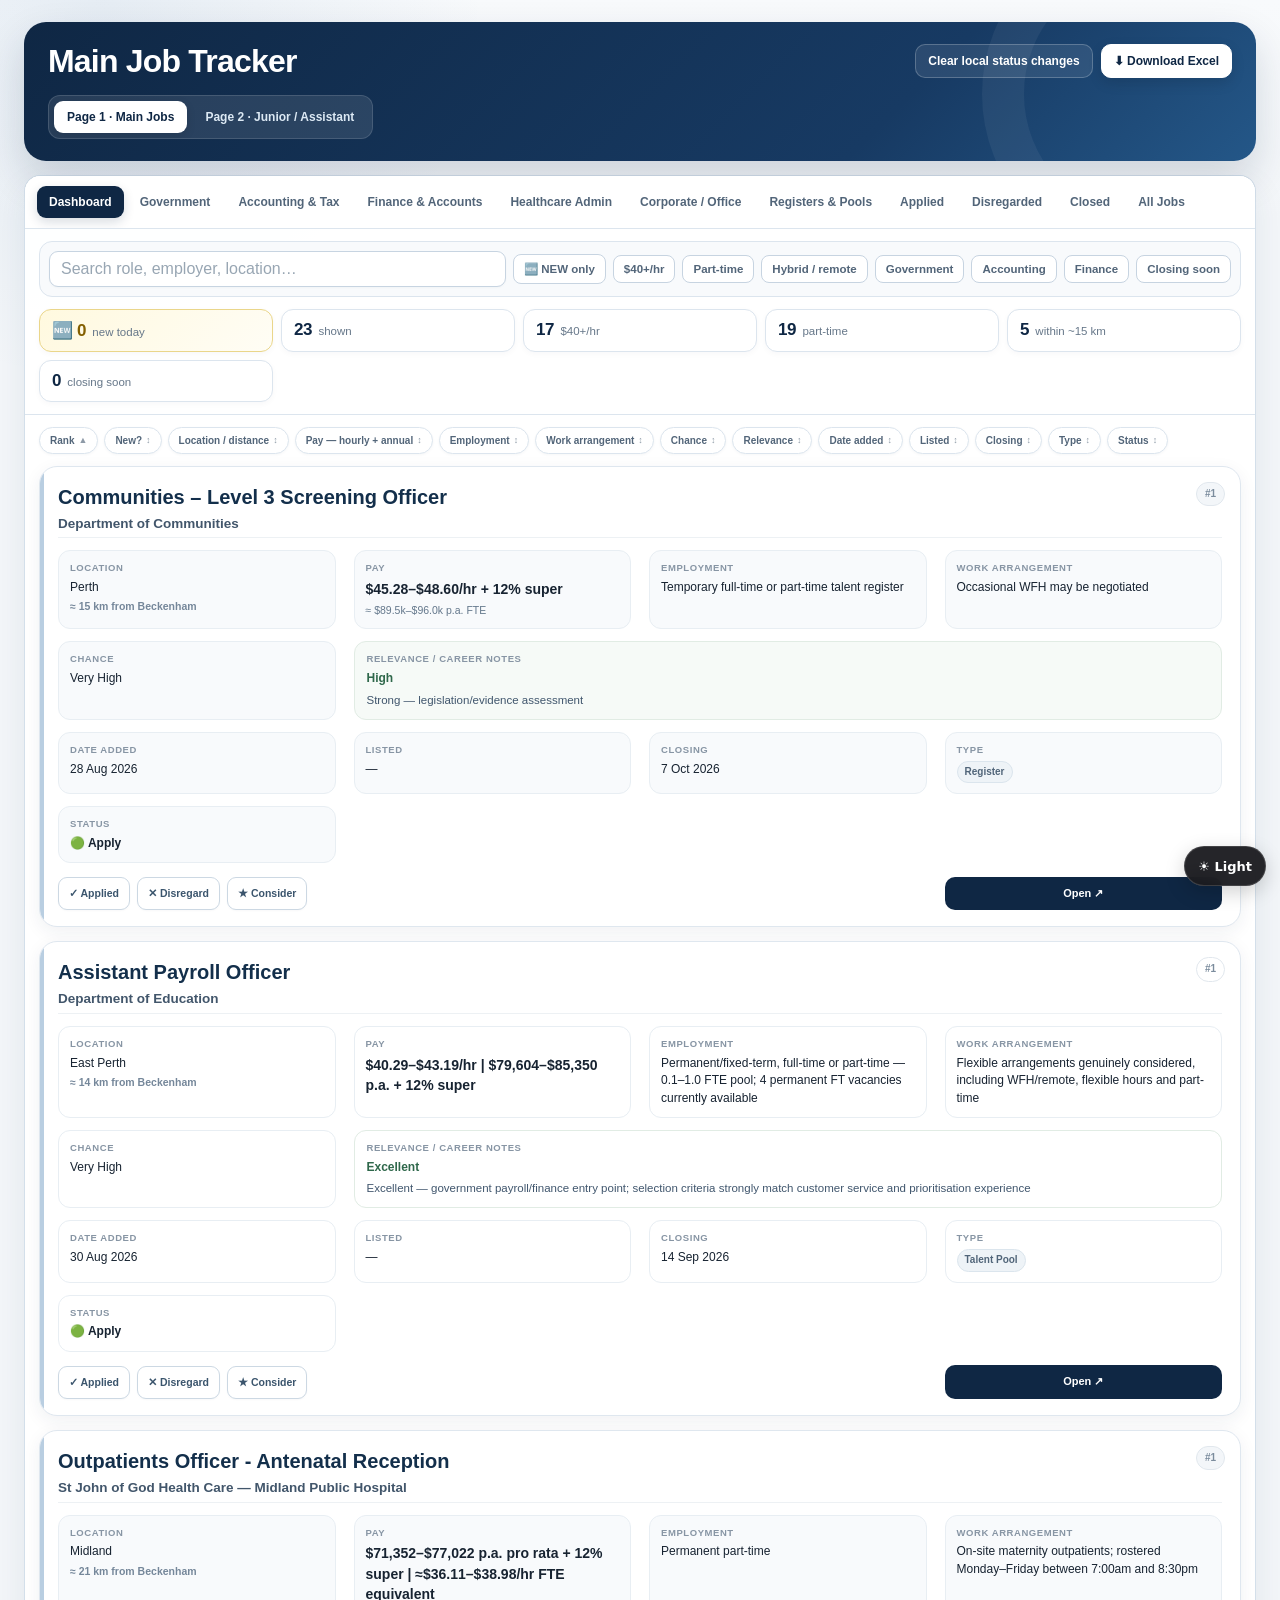
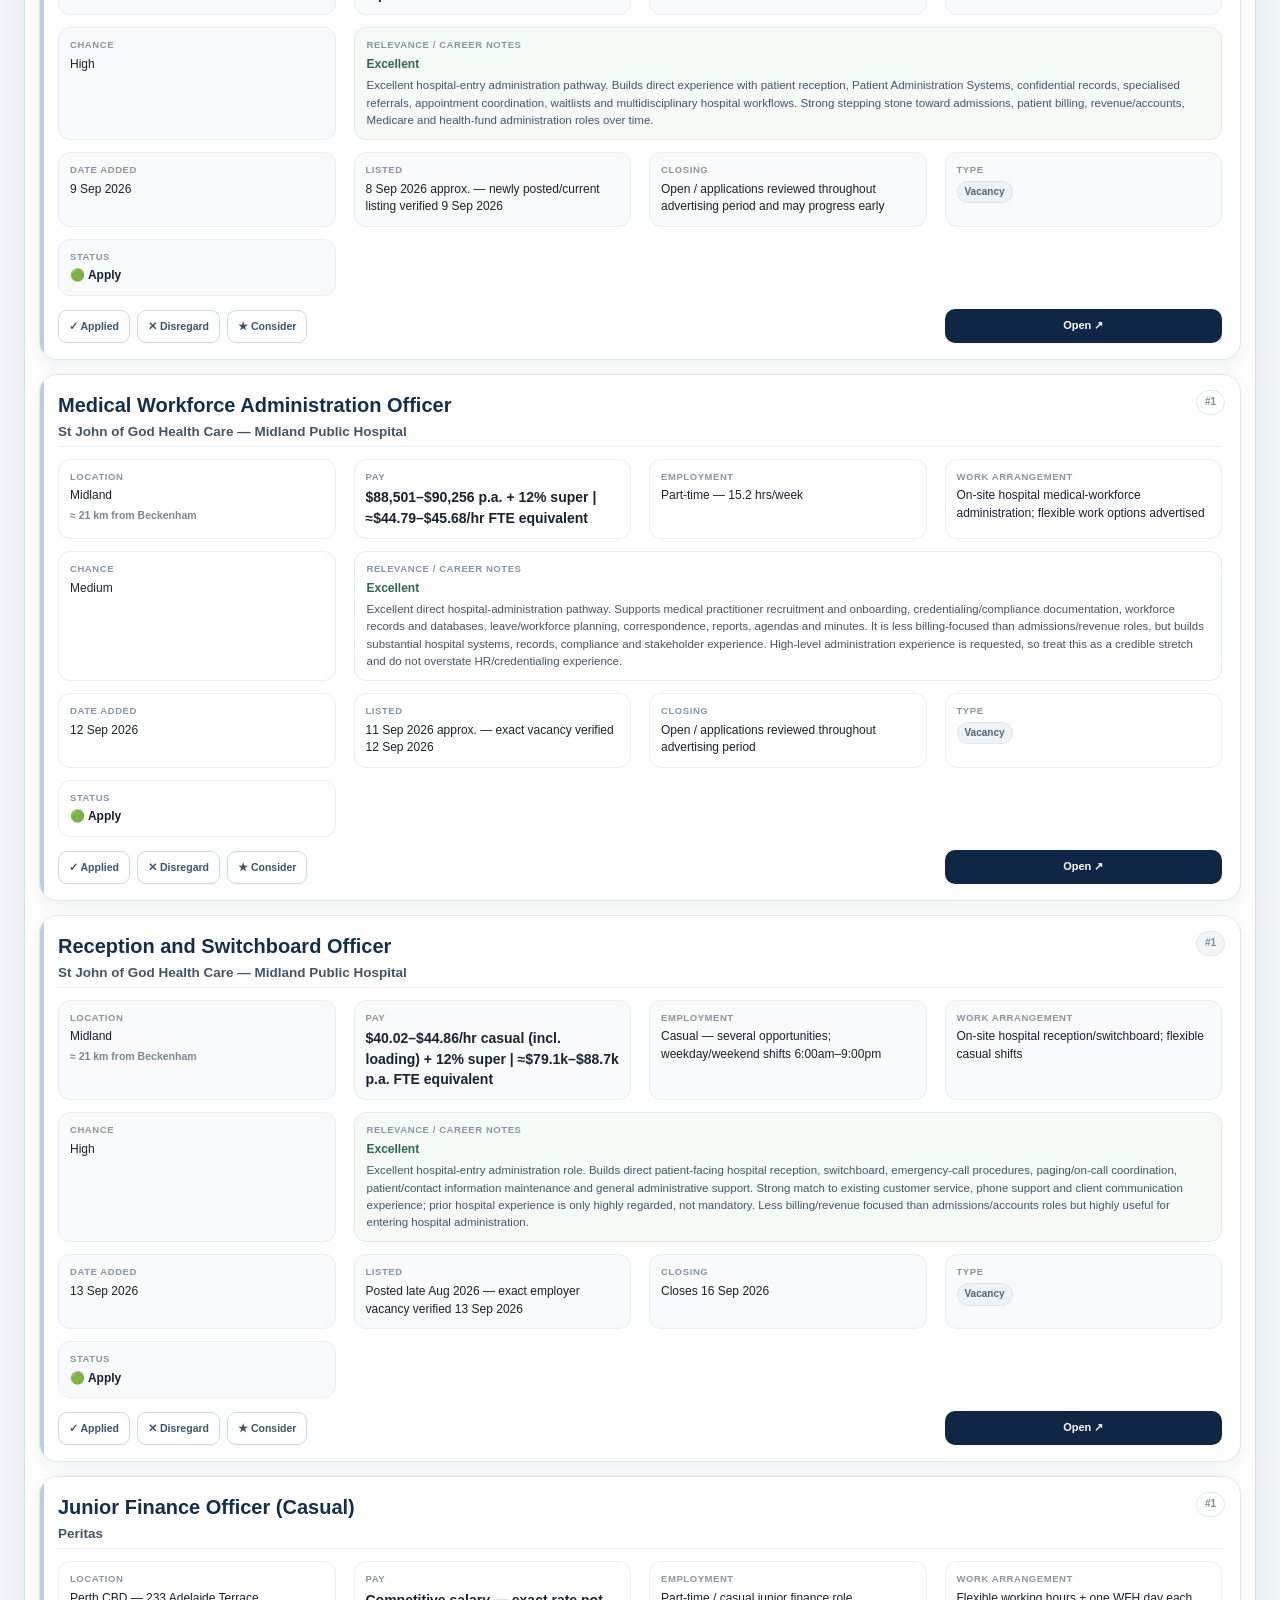
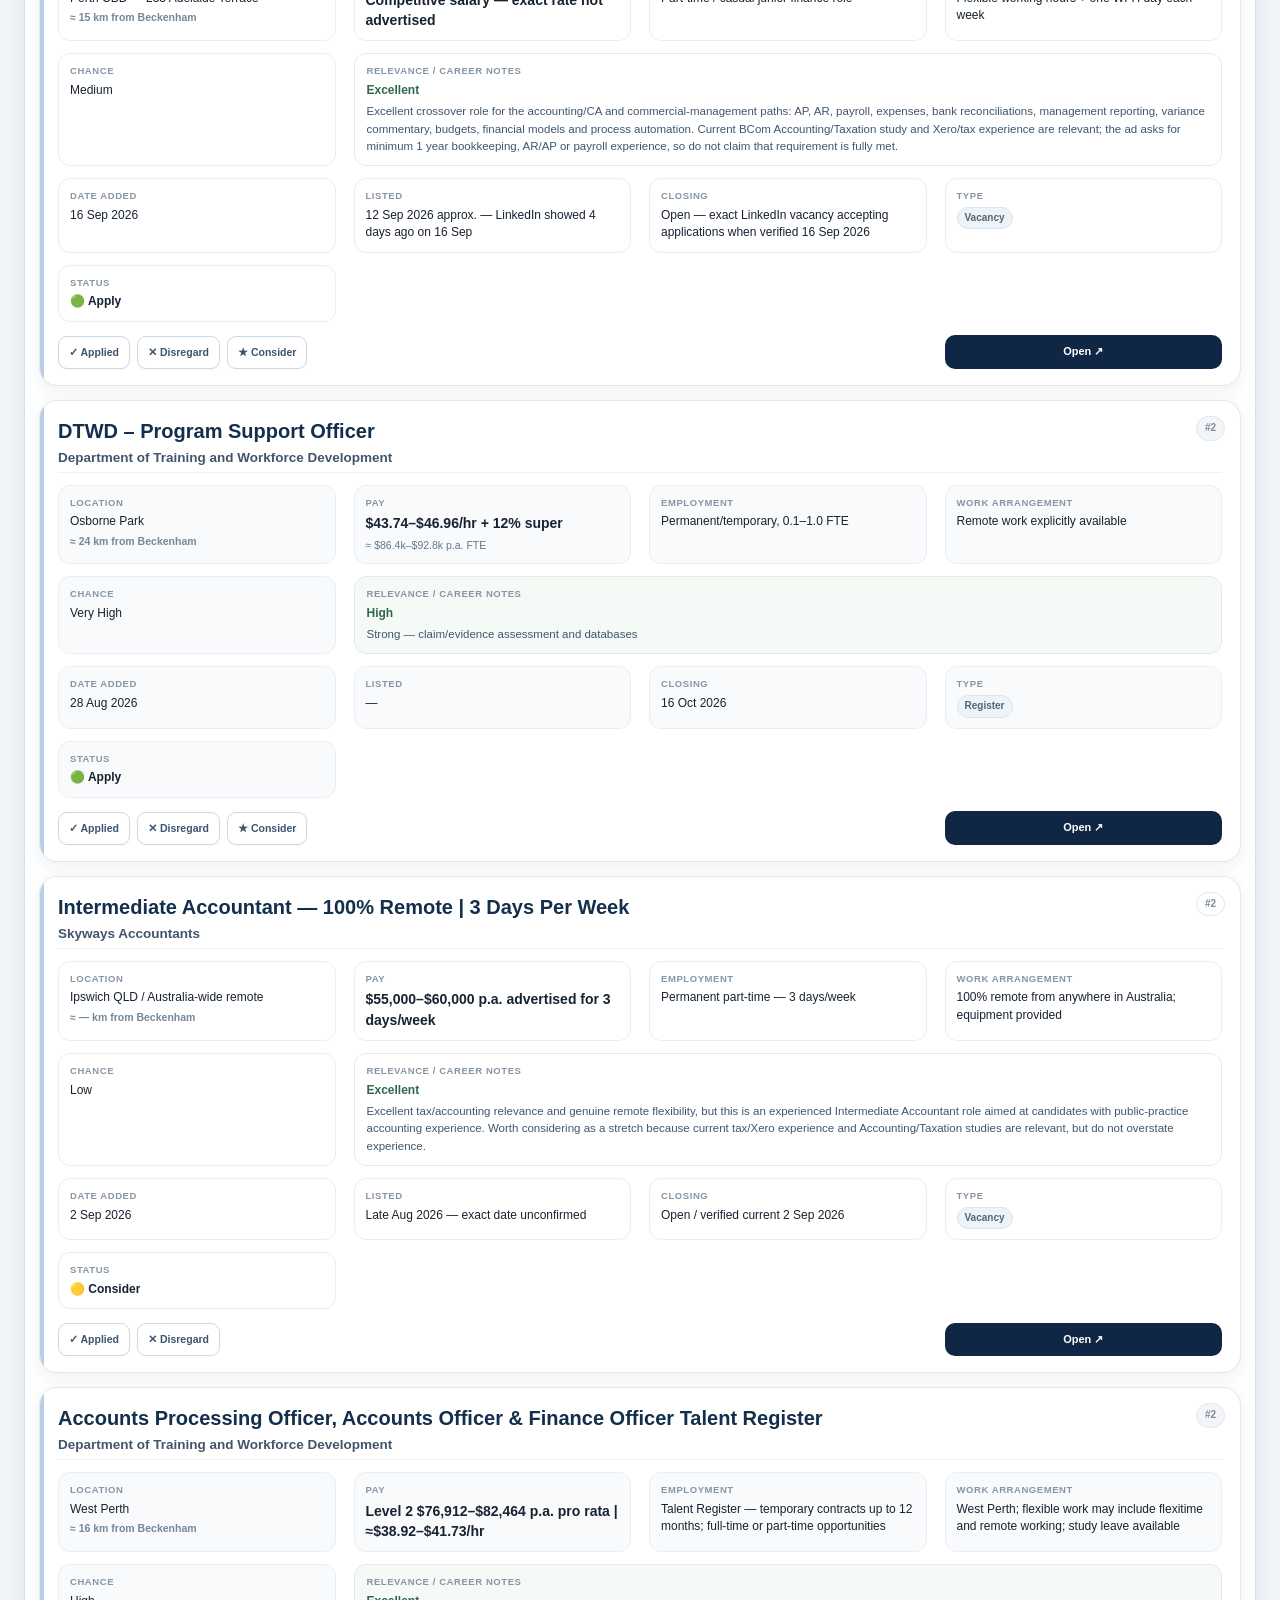
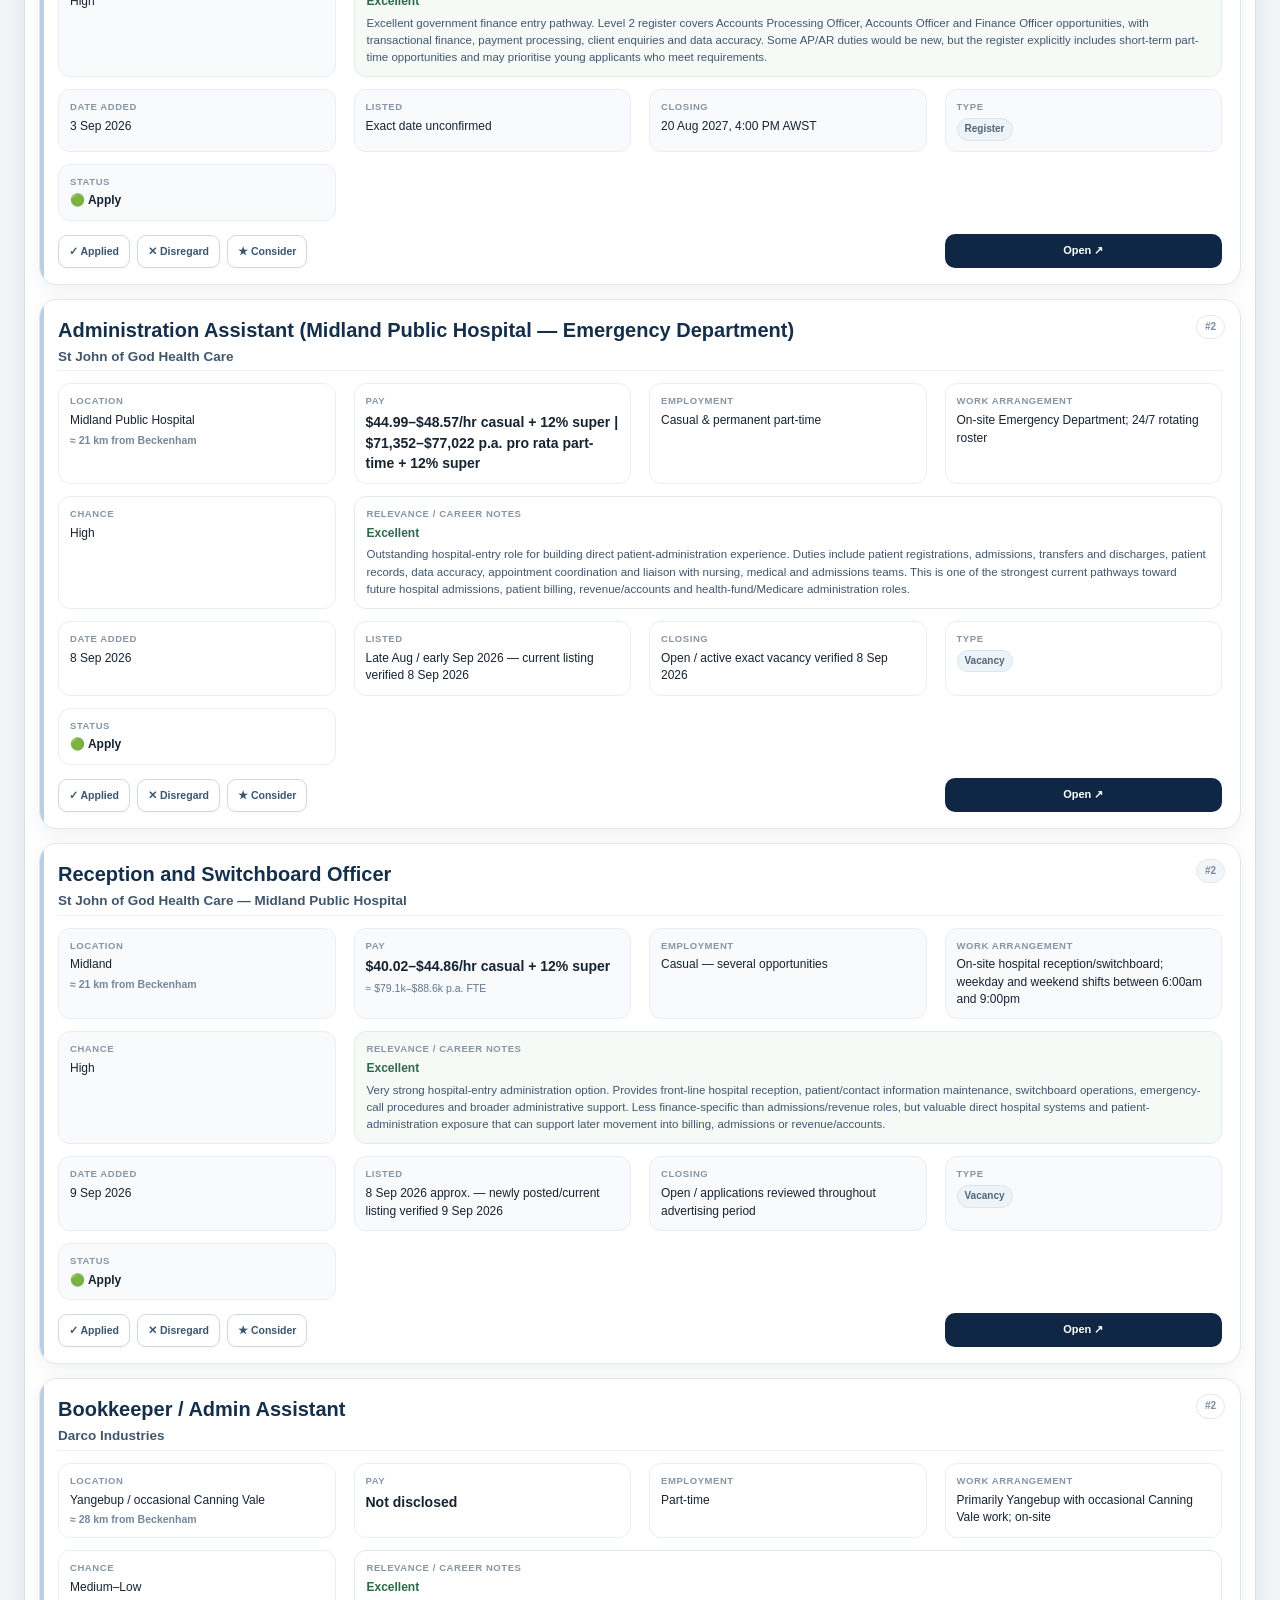
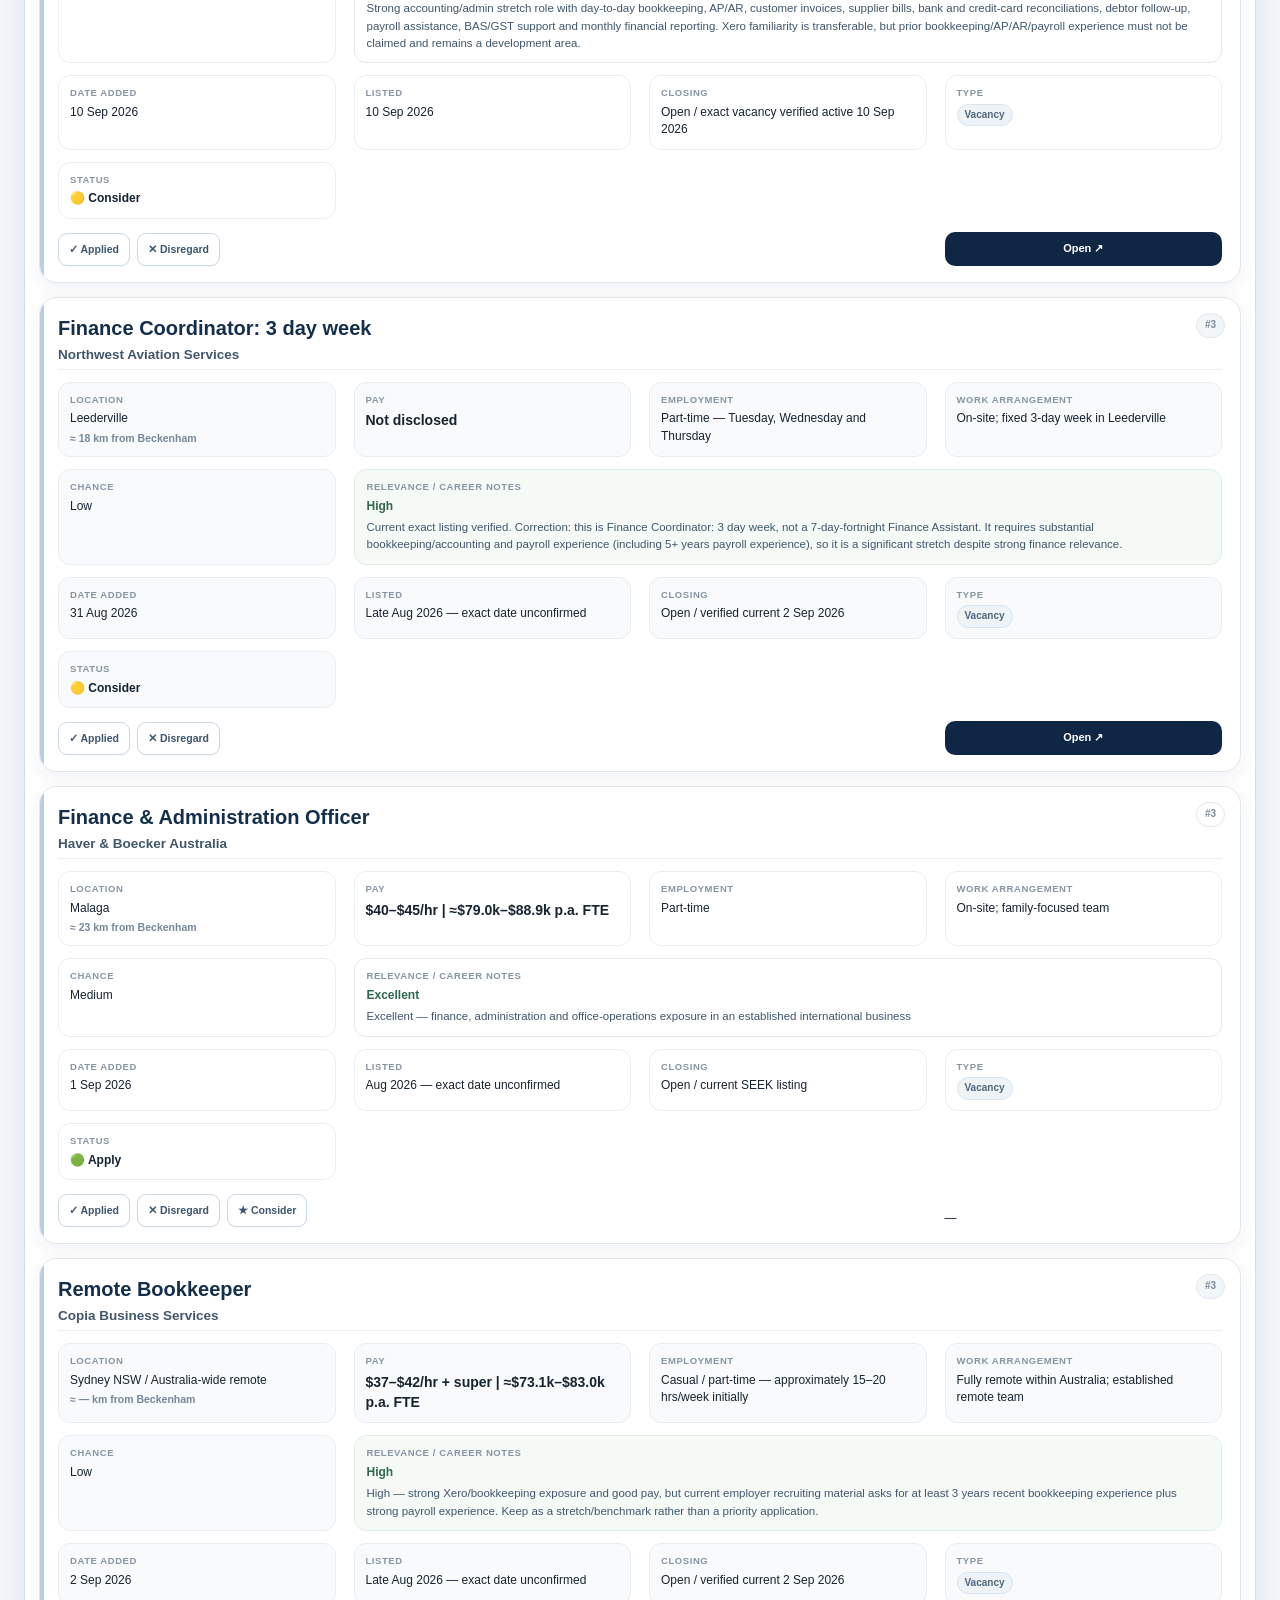
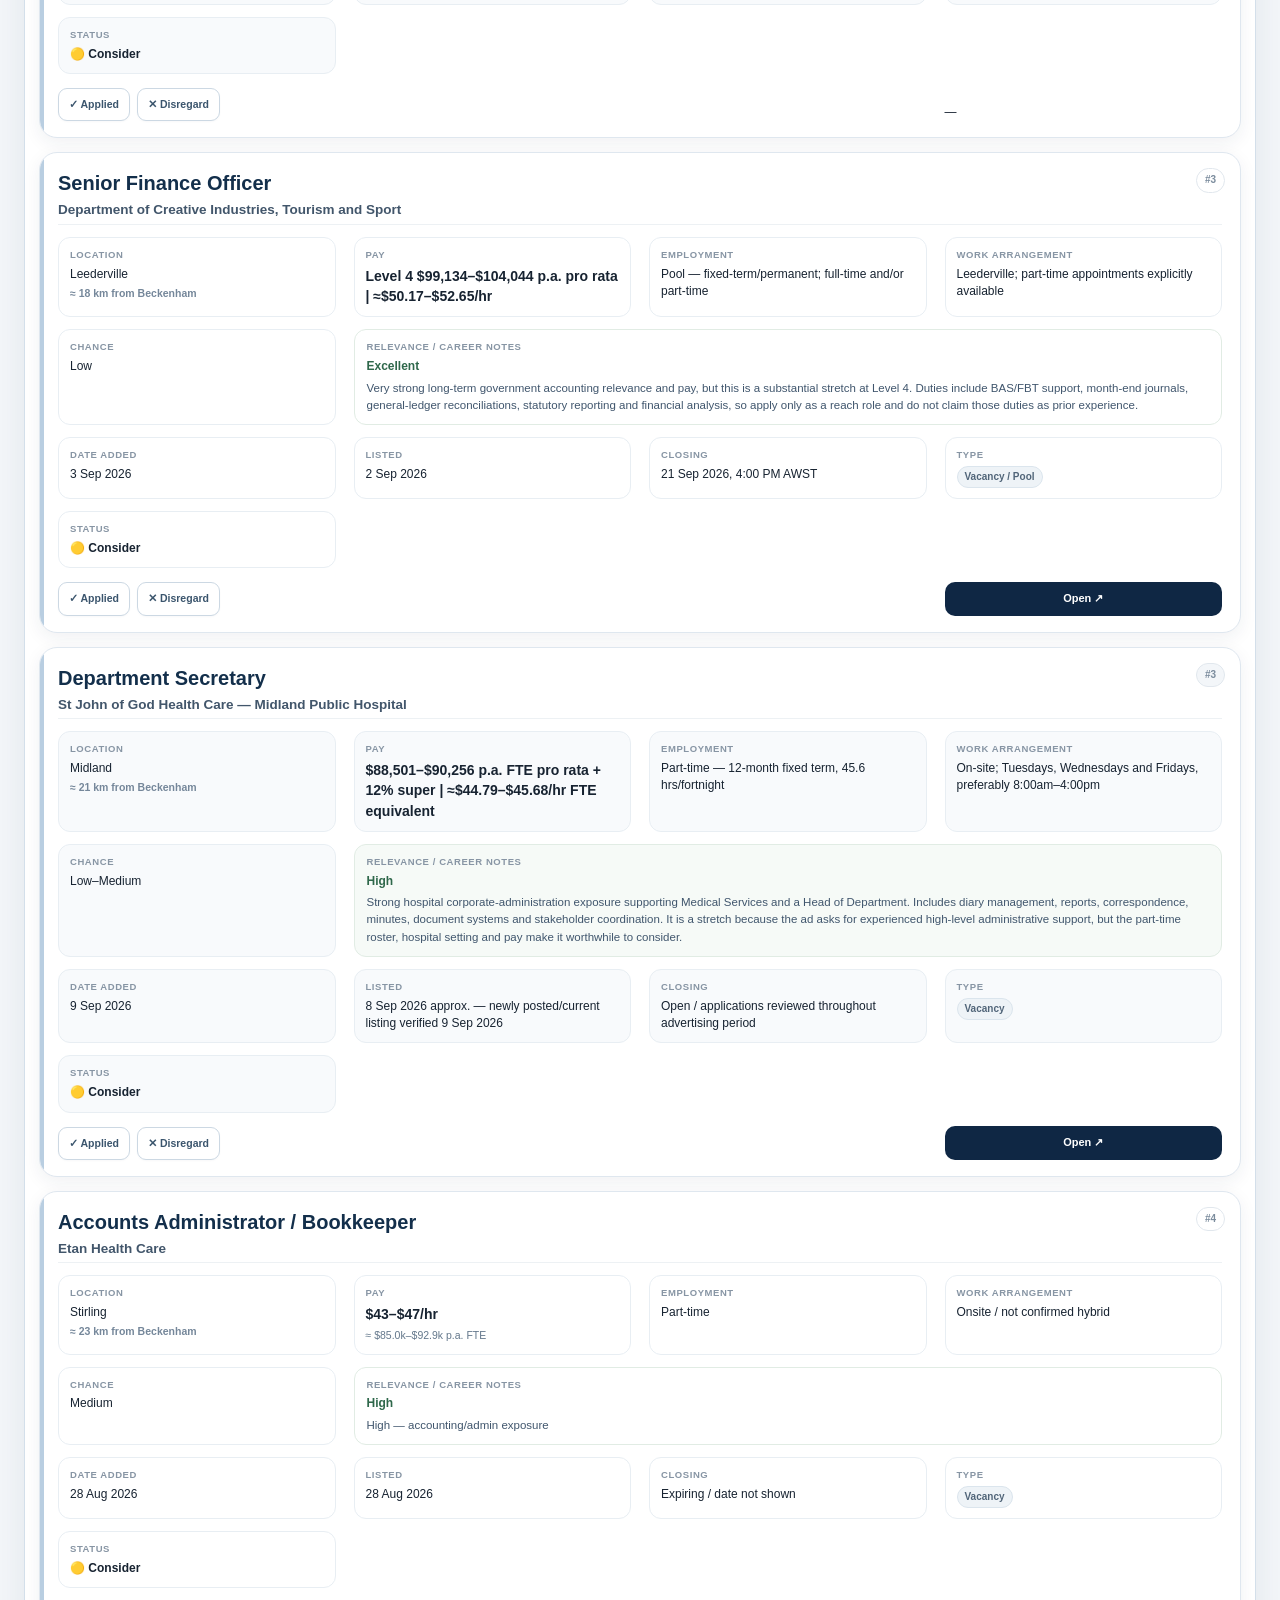
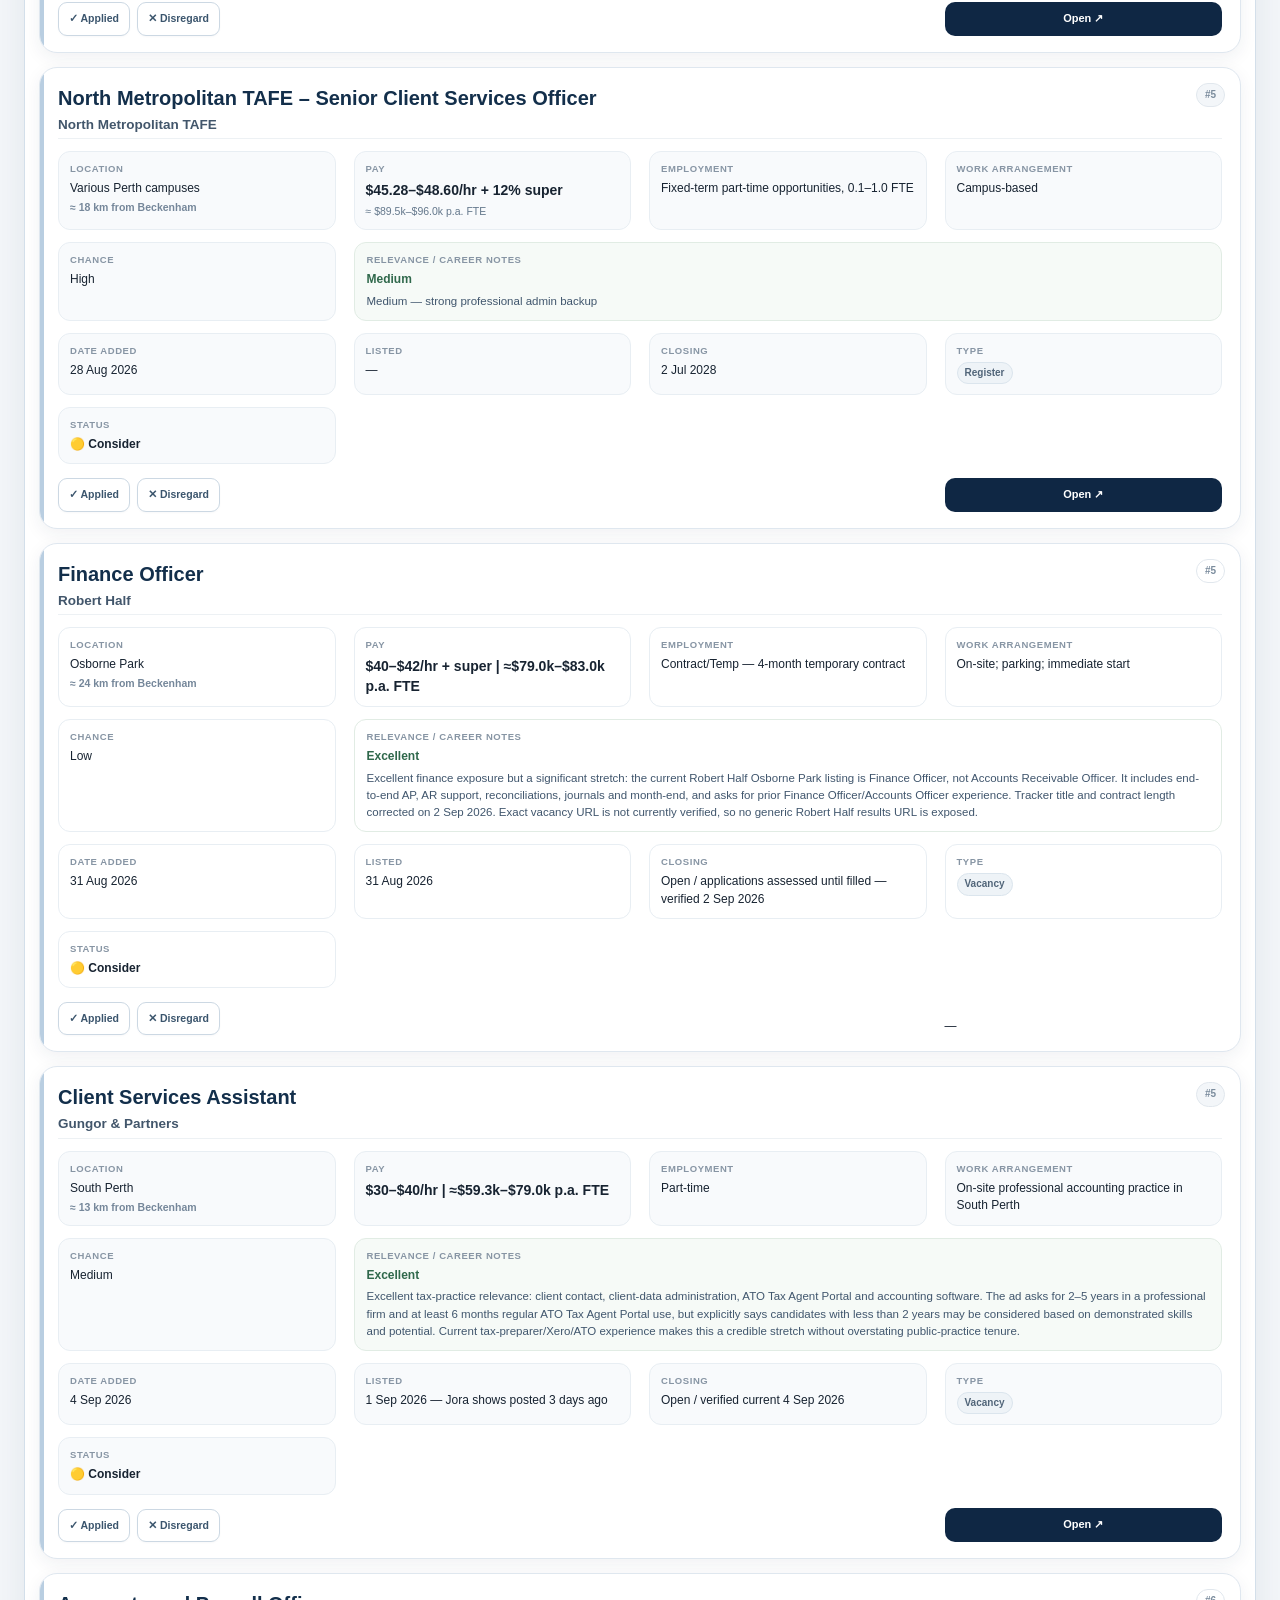
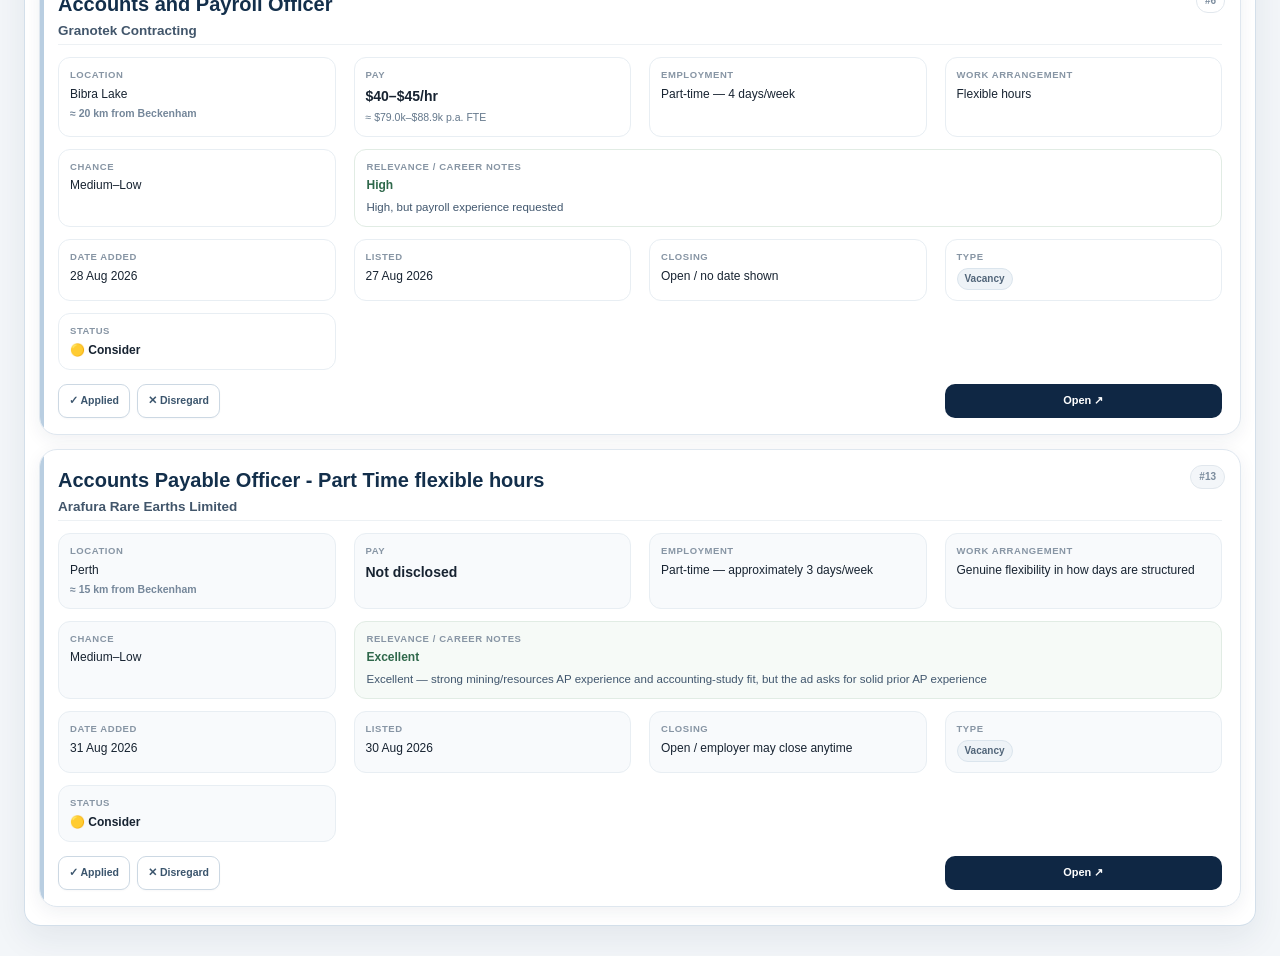
<file: index.html>
<!doctype html>
<html lang="en">
<head>
<meta charset="utf-8">
<meta name="viewport" content="width=device-width,initial-scale=1">
<meta http-equiv="Cache-Control" content="no-cache, no-store, must-revalidate">
<meta http-equiv="Pragma" content="no-cache">
<meta http-equiv="Expires" content="0">
<title>CJ Job Application Tracker</title>
<meta name="description" content="Interactive accounting, finance, tax, government and administration job tracker.">
<link rel="stylesheet" href="styles.css?v=20260831-mobilecards1">
<link rel="stylesheet" href="cards.css?v=20260904-cardlayout1">
</head>
<body>
<div class="app"><header class="hero"><div class="topbar"><div class="brand"><h1>Main Job Tracker</h1><div class="updated" id="updated" style="display:none">Starting tracker…</div></div><div class="actions"><button class="btn" onclick="clearLocalStatuses()">Clear local status changes</button><button class="btn download" onclick="downloadExcel()">⬇ Download Excel</button></div></div><nav class="page-switch" aria-label="Tracker pages"><a class="page-link active" href="index.html">Page 1 · Main Jobs</a><a class="page-link" href="junior.html">Page 2 · Junior / Assistant</a></nav></header><main class="workspace"><div class="tabs" id="tabs"></div><div class="toolbar"><div class="controls"><input id="search" class="search" placeholder="Search role, employer, location…" oninput="render()"><button class="filter" data-filter="new" onclick="toggleFilter(this)">🆕 NEW only</button><button class="filter" data-filter="40" onclick="toggleFilter(this)">$40+/hr</button><button class="filter" data-filter="part" onclick="toggleFilter(this)">Part-time</button><button class="filter" data-filter="hybrid" onclick="toggleFilter(this)">Hybrid / remote</button><button class="filter" data-filter="gov" onclick="toggleFilter(this)">Government</button><button class="filter" data-filter="acct" onclick="toggleFilter(this)">Accounting</button><button class="filter" data-filter="fin" onclick="toggleFilter(this)">Finance</button><button class="filter" data-filter="soon" onclick="toggleFilter(this)">Closing soon</button></div></div><div class="summary" id="summary"></div><div class="tablewrap"><table id="tbl"><tr><td class="empty">Starting tracker…</td></tr></table></div></main></div>
<script src="tracker-app.js?v=20260831-ui2"></script>
<script src="tracker-audit-overrides.js?v=20260902-fullaudit1"></script>
<script src="tracker-audit-livefix.js?v=20260904-gmailsync1"></script>
<script src="tracker-gmail-sync-20260910.js?v=20260910-gmailsync1"></script>
<script src="tracker-gmail-sync-20260912.js?v=20260912-gmailsync1"></script>
<script src="tracker-gmail-sync-20260913.js?v=20260913-gmailsync1"></script>
<script src="tracker-gmail-sync-20260924.js?v=20260924-gmailsync1"></script>
<script src="tracker-gmail-sync-20260924b.js?v=20260924-gmailsync2"></script>
<script src="tracker-gmail-sync-20260924c.js?v=20260924-gmailsync3"></script>
<script src="exact-source-policy.js?v=20260904-exact1"></script>
<script src="dark-mode.js"></script>
</body></html>
</file>
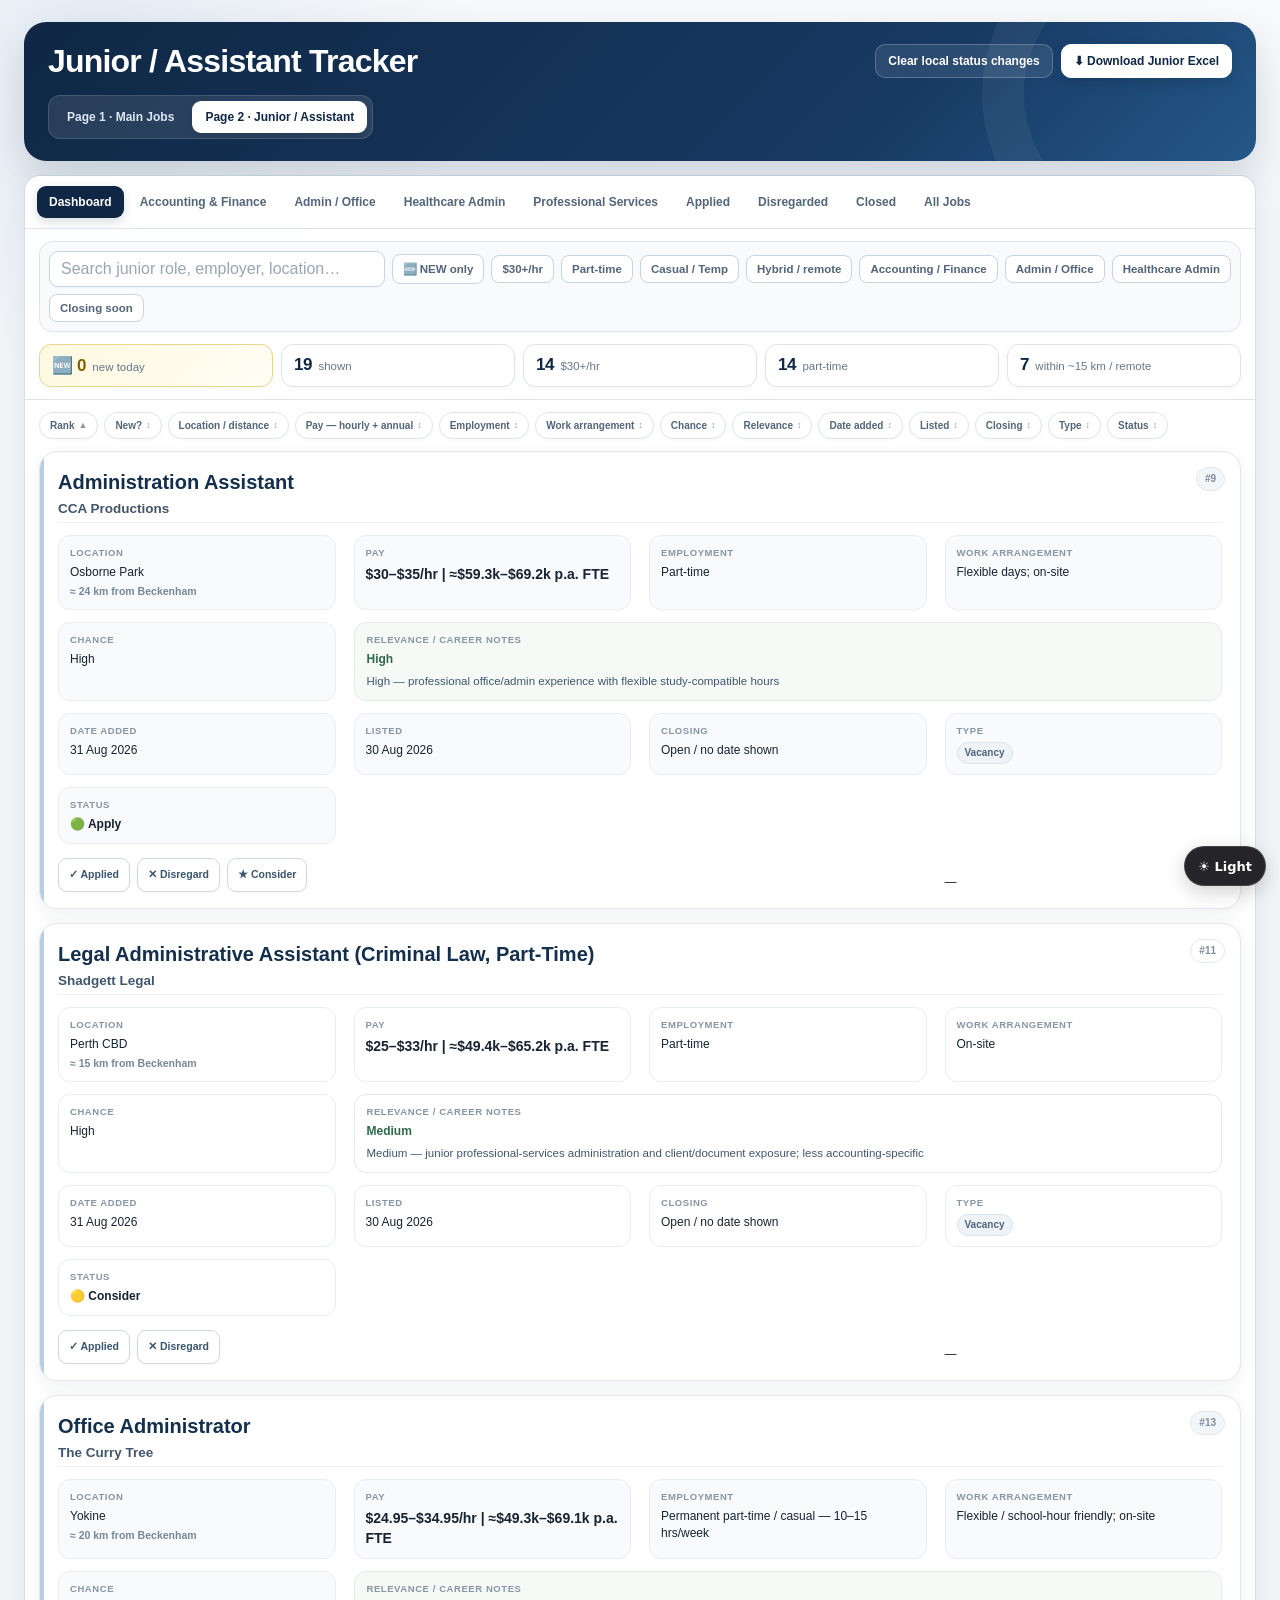
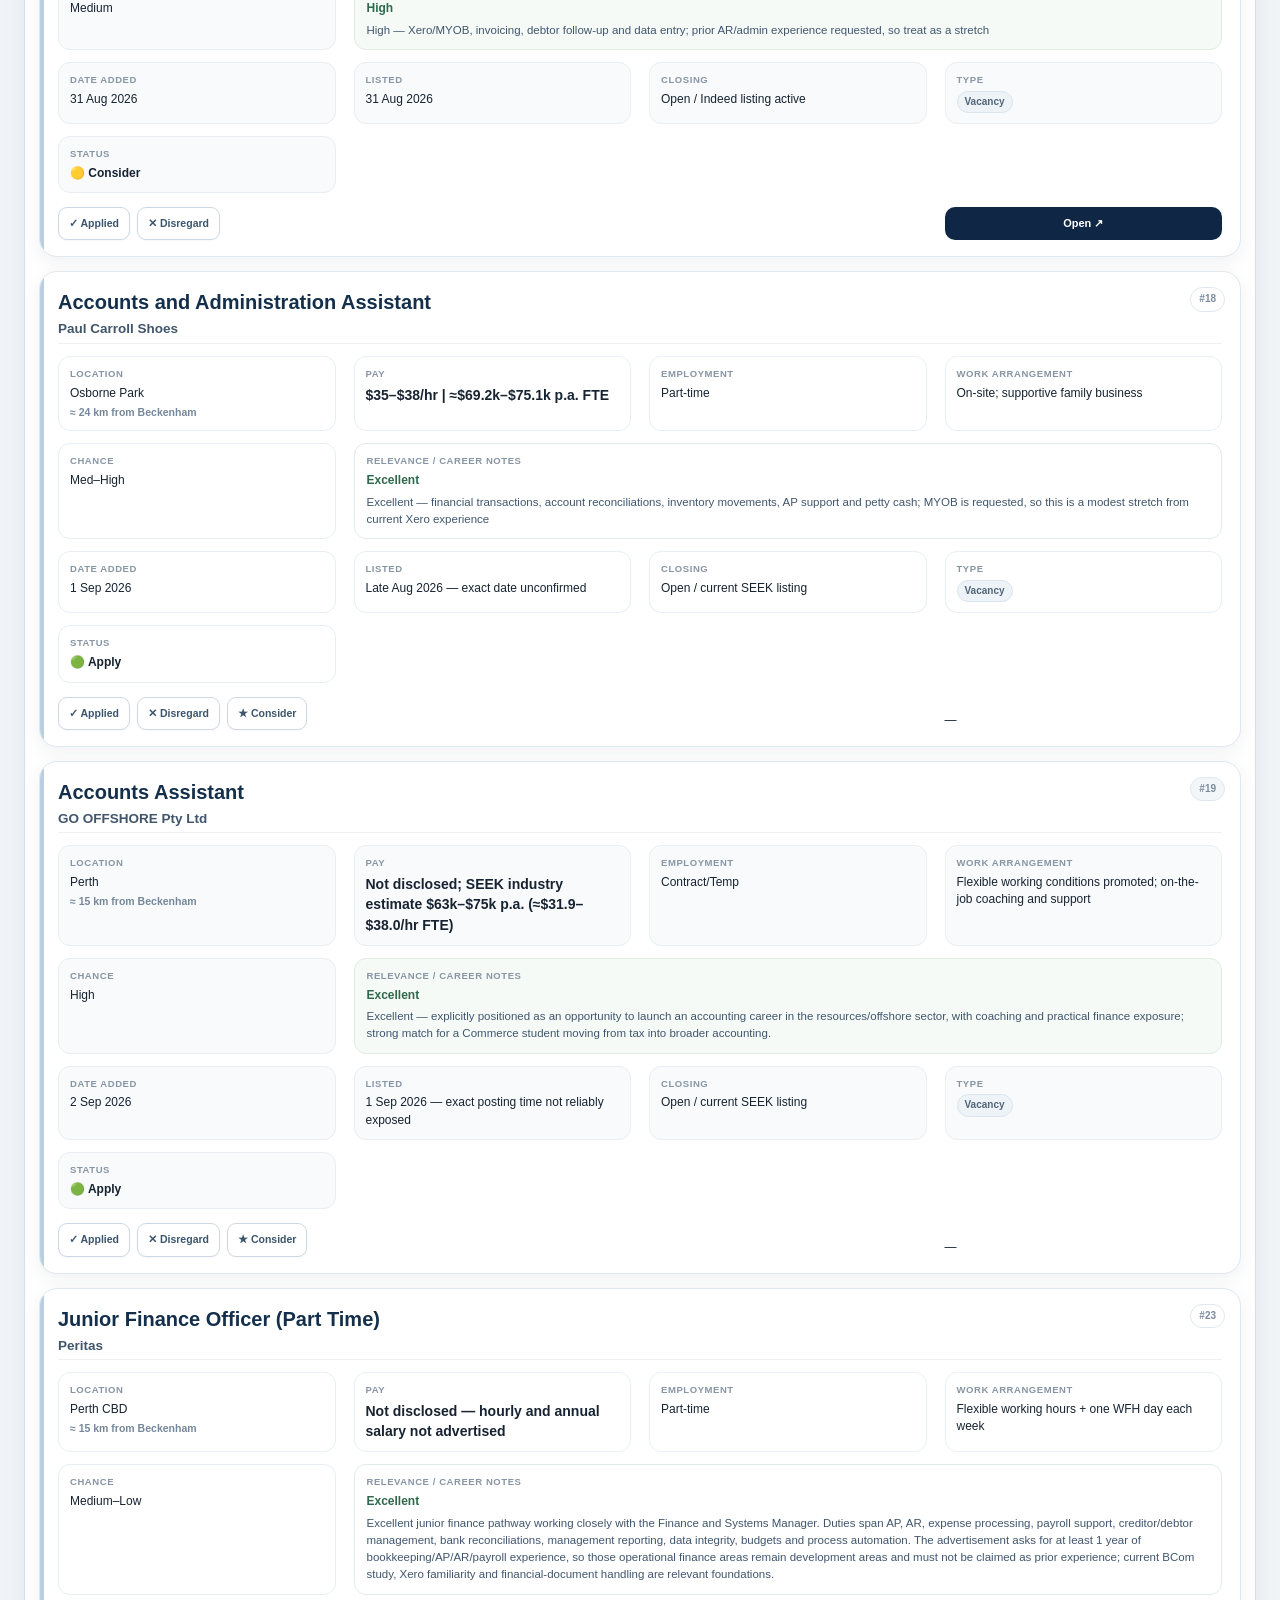
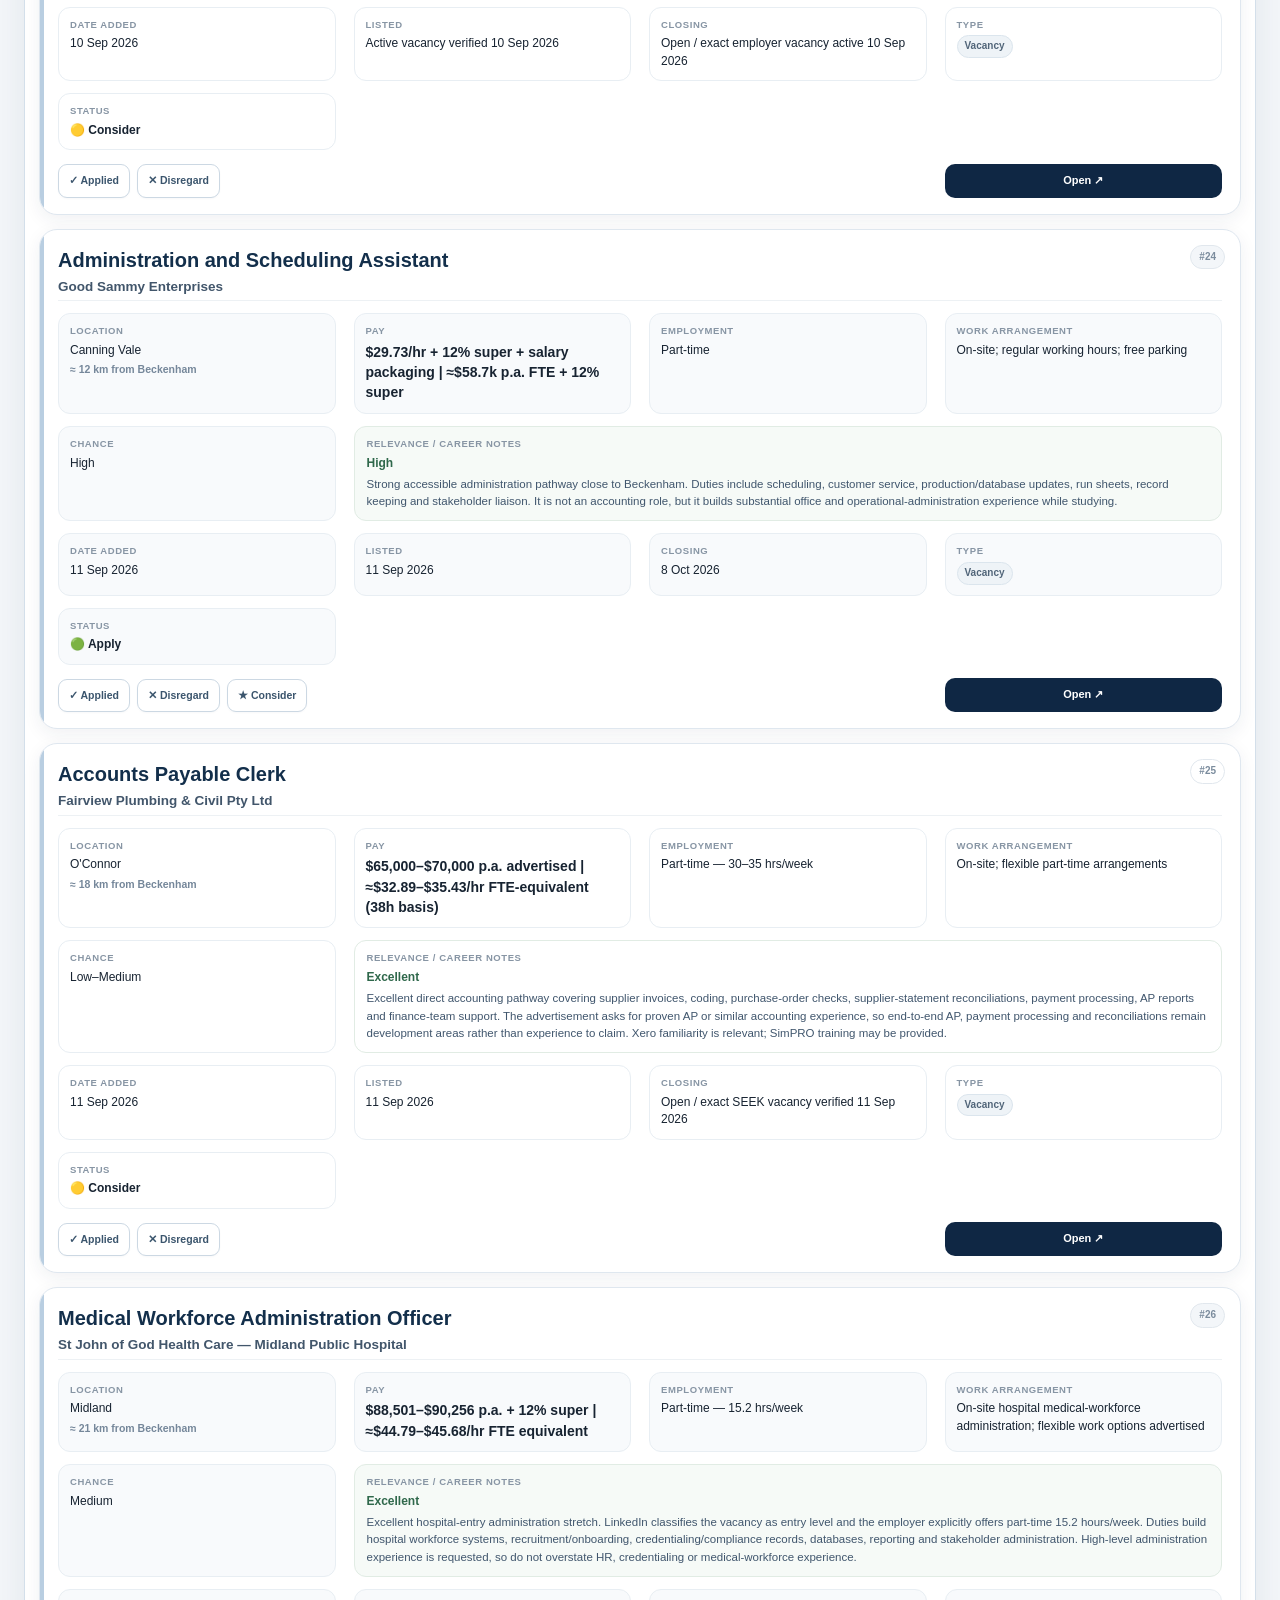
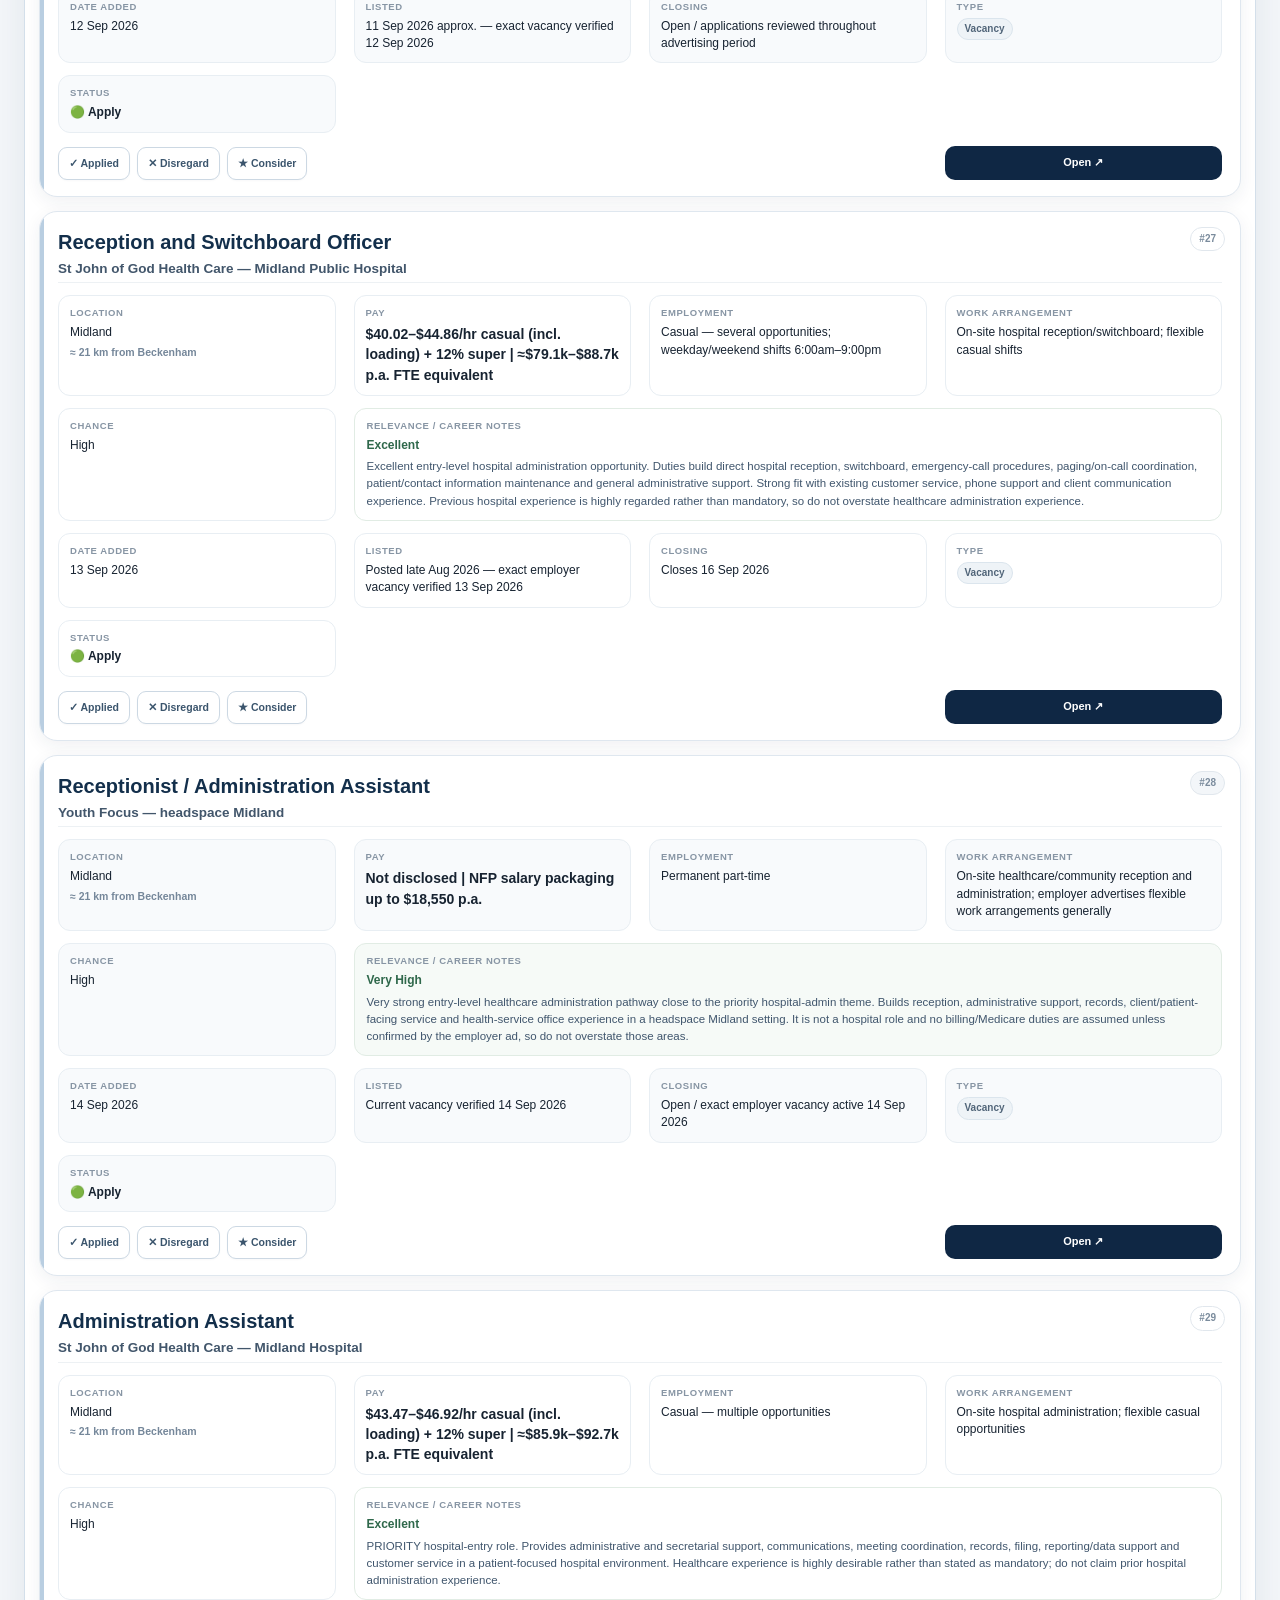
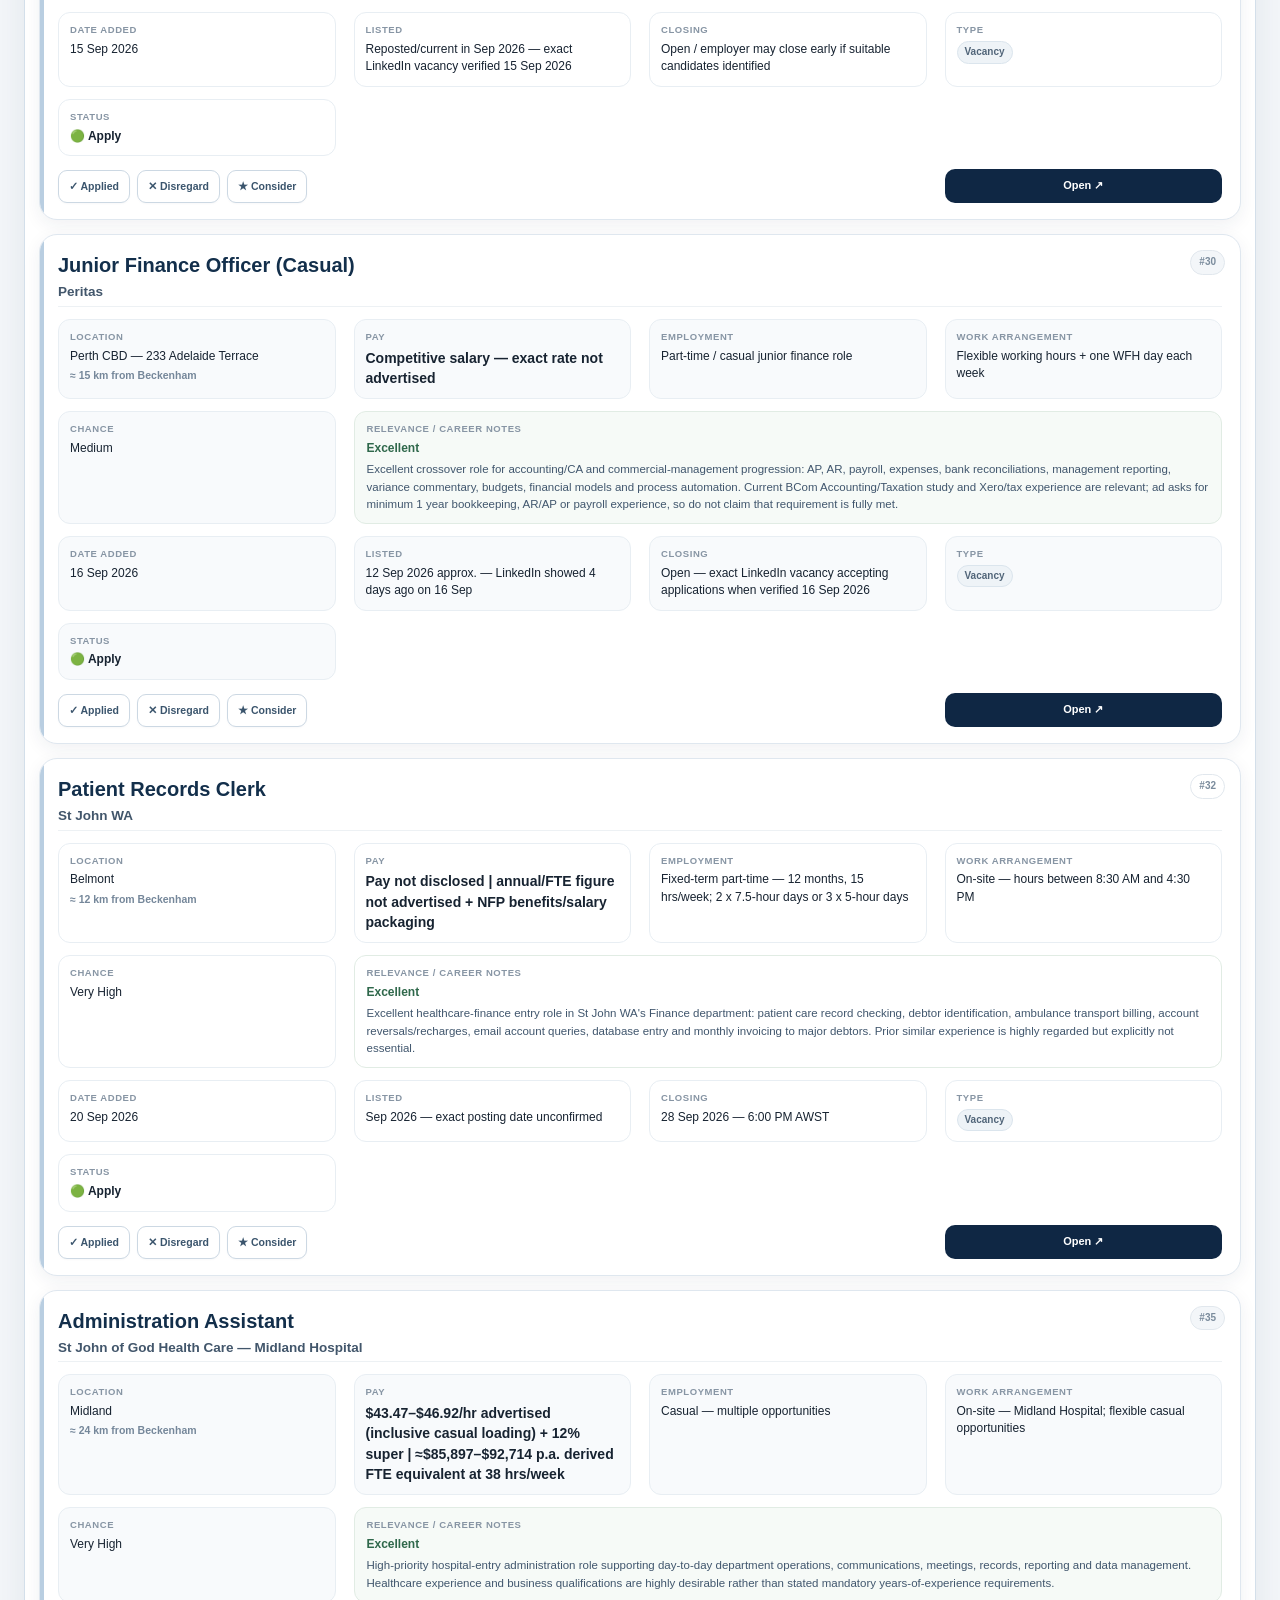
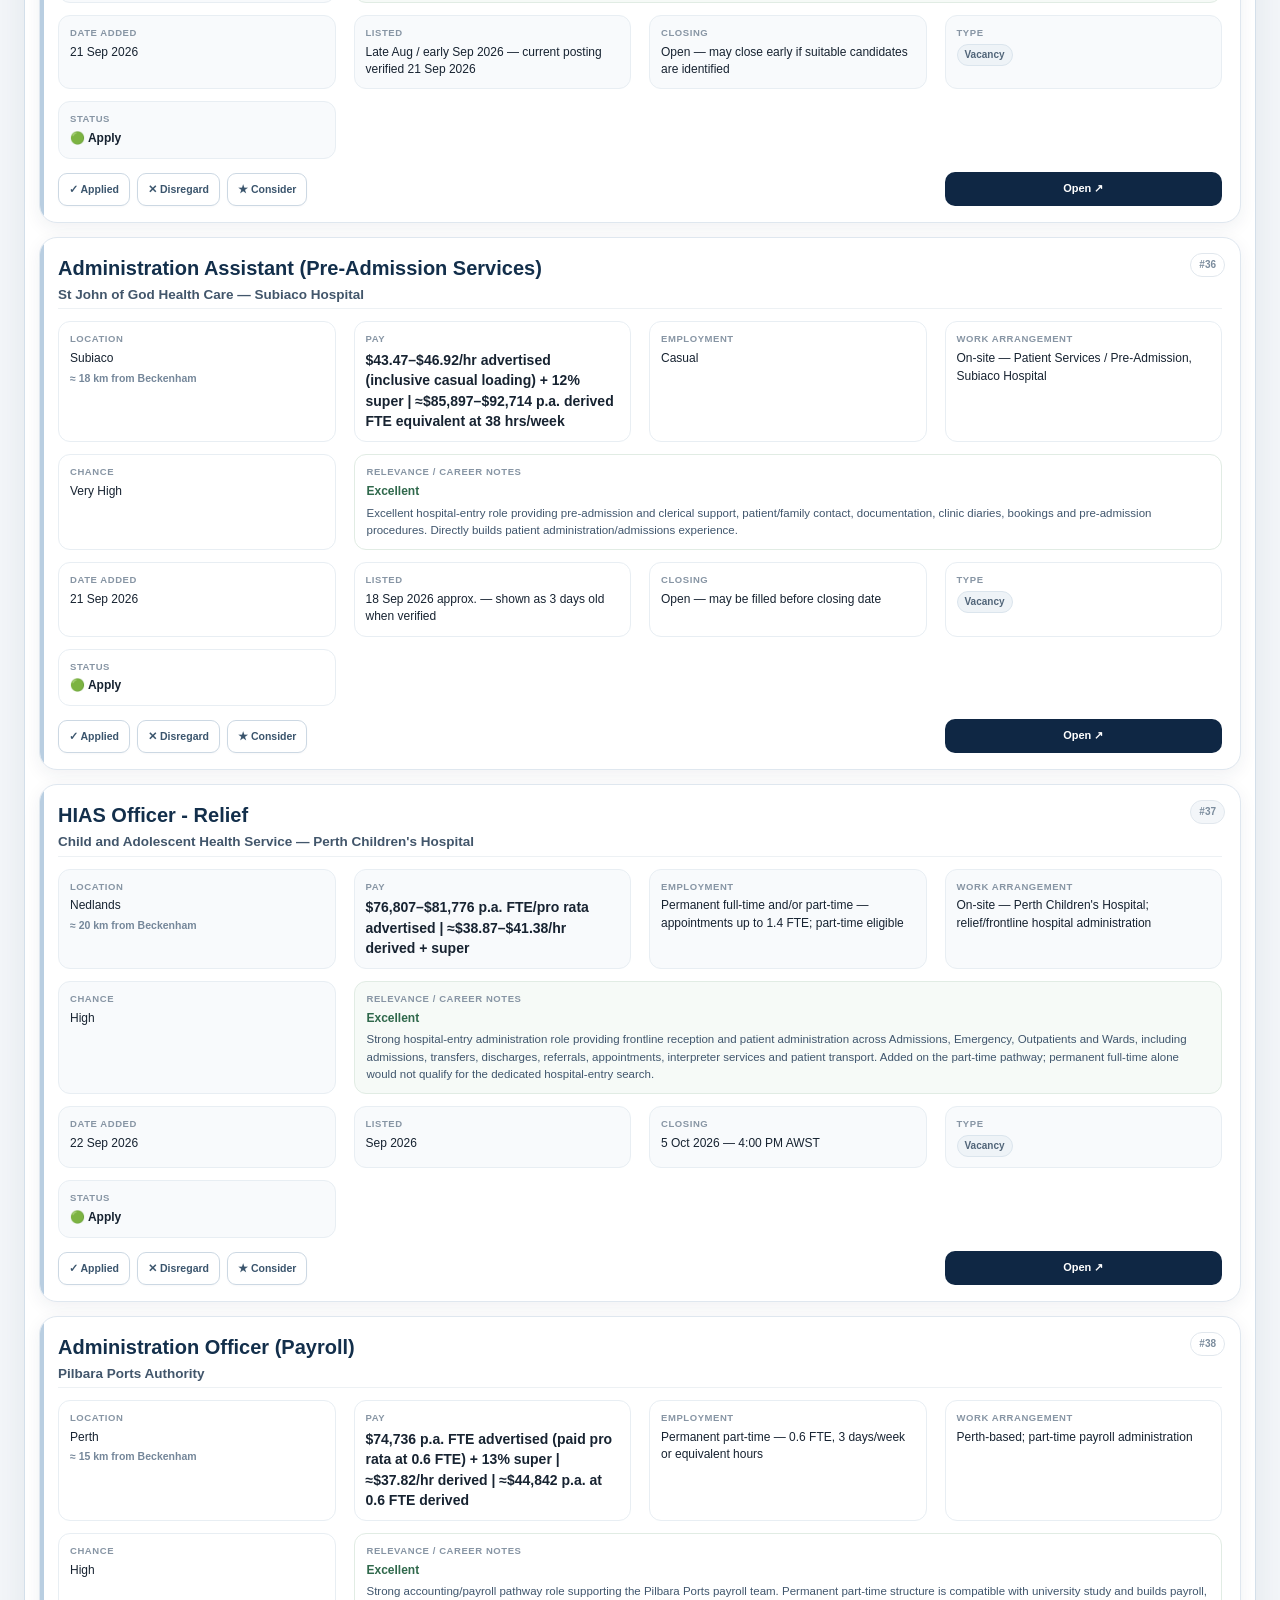
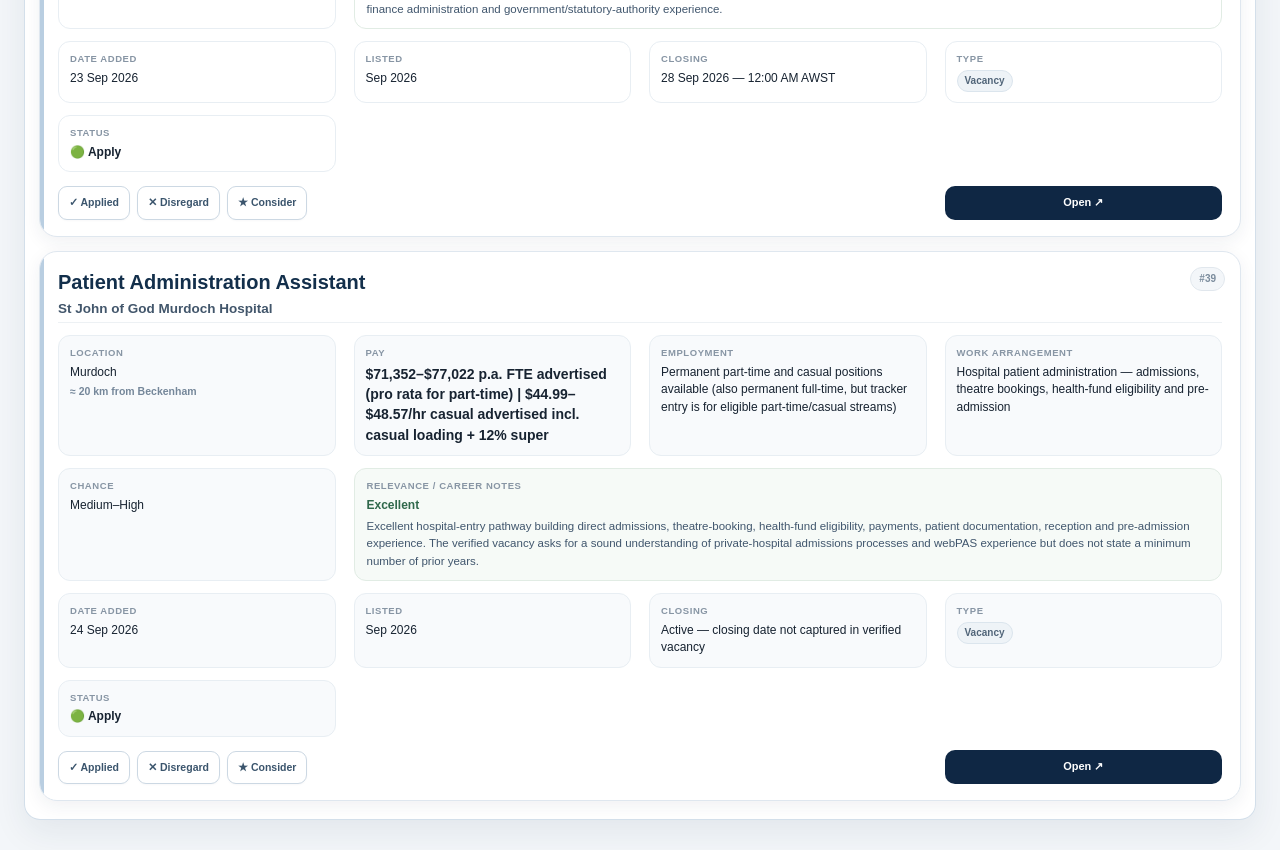
<file: junior.html>
<!doctype html>
<html lang="en">
<head>
<meta charset="utf-8"><meta name="viewport" content="width=device-width,initial-scale=1"><meta http-equiv="Cache-Control" content="no-cache, no-store, must-revalidate"><meta http-equiv="Pragma" content="no-cache"><meta http-equiv="Expires" content="0"><title>CJ Junior / Assistant Job Tracker</title><meta name="description" content="Junior, assistant, trainee and entry-level Perth job tracker targeting roughly $25–$35 per hour."><link rel="stylesheet" href="styles.css?v=20260831-mobilecards1"><link rel="stylesheet" href="cards.css?v=20260904-cardlayout1"></head>
<body><div class="app"><header class="hero"><div class="topbar"><div class="brand"><h1>Junior / Assistant Tracker</h1><div class="updated" id="updated" style="display:none">Starting junior tracker…</div></div><div class="actions"><button class="btn" onclick="clearLocalStatuses()">Clear local status changes</button><button class="btn download" onclick="downloadExcel()">⬇ Download Junior Excel</button></div></div><nav class="page-switch" aria-label="Tracker pages"><a class="page-link" href="index.html">Page 1 · Main Jobs</a><a class="page-link active" href="junior.html">Page 2 · Junior / Assistant</a></nav></header><main class="workspace"><div class="tabs" id="tabs"></div><div class="toolbar"><div class="controls"><input id="search" class="search" placeholder="Search junior role, employer, location…" oninput="render()"><button class="filter" data-filter="new" onclick="toggleFilter(this)">🆕 NEW only</button><button class="filter" data-filter="30" onclick="toggleFilter(this)">$30+/hr</button><button class="filter" data-filter="pt" onclick="toggleFilter(this)">Part-time</button><button class="filter" data-filter="temp" onclick="toggleFilter(this)">Casual / Temp</button><button class="filter" data-filter="remote" onclick="toggleFilter(this)">Hybrid / remote</button><button class="filter" data-filter="acct" onclick="toggleFilter(this)">Accounting / Finance</button><button class="filter" data-filter="admin" onclick="toggleFilter(this)">Admin / Office</button><button class="filter" data-filter="health" onclick="toggleFilter(this)">Healthcare Admin</button><button class="filter" data-filter="soon" onclick="toggleFilter(this)">Closing soon</button></div></div><div class="summary" id="summary"></div><div class="tablewrap"><table id="tbl"><tr><td class="empty">Starting junior tracker…</td></tr></table></div></main></div>
<script src="junior-data.js?v=20260902-fullaudit2"></script><script src="junior-overrides.js?v=20260904-gmailsync1"></script><script src="junior-gmail-sync.js?v=20260907-gmailsync2"></script><script src="junior-daily-20260910.js?v=20260910-daily1"></script><script src="junior-daily-20260912.js?v=20260912-daily1"></script><script src="junior-daily-20260913.js?v=20260913-daily1"></script><script src="junior-daily-20260914.js?v=20260914-daily1"></script><script src="junior-daily-20260915.js?v=20260915-daily1"></script><script src="junior-daily-20260916.js?v=20260916-daily1"></script><script src="junior-daily-20260919.js?v=20260919-daily1"></script><script src="junior-daily-20260920.js?v=20260920-daily1"></script><script src="junior-daily-20260921.js?v=20260921-daily1"></script><script src="junior-daily-20260922.js?v=20260922-daily1"></script><script src="junior-daily-20260923.js?v=20260923-daily1"></script><script src="junior-daily-20260924.js?v=20260924-daily1"></script><script src="junior-app.js?v=20260902-fullaudit2"></script><script src="exact-source-policy.js?v=20260904-exact1"></script><script src="dark-mode.js"></script></body></html>
</file>
<file: styles.css>
:root{
  --nav:#0f2744;
  --nav-2:#173a63;
  --blue:#2463a3;
  --blue-2:#eaf2fb;
  --accent:#2f6ea8;
  --line:#dce5ee;
  --line-strong:#c7d4e1;
  --text:#172331;
  --muted:#667789;
  --muted-2:#8a98a6;
  --bg:#f3f6f9;
  --surface:#ffffff;
  --surface-2:#f8fafc;
  --success:#1f7a4d;
  --warning:#9a6b00;
  --shadow:0 12px 34px rgba(25,46,72,.08);
  --shadow-sm:0 4px 14px rgba(25,46,72,.06);
  --radius:16px;
}

*{box-sizing:border-box}
html{scroll-behavior:smooth}
body{
  margin:0;
  font-family:Inter,ui-sans-serif,-apple-system,BlinkMacSystemFont,"Segoe UI",Arial,sans-serif;
  color:var(--text);
  background:
    radial-gradient(circle at 8% 0%, rgba(43,101,160,.09), transparent 24rem),
    linear-gradient(180deg,#f8fafc 0,#f3f6f9 220px,#f3f6f9 100%);
  min-height:100vh;
}
button,input{font:inherit}
button,a{transition:background-color .16s ease,border-color .16s ease,color .16s ease,transform .16s ease,box-shadow .16s ease}
a{color:inherit}

.app{width:min(100%,1800px);margin:0 auto;padding:22px 24px 30px}

.hero{
  background:linear-gradient(135deg,var(--nav) 0%,var(--nav-2) 70%,#245788 100%);
  color:white;
  border-radius:22px;
  padding:22px 24px;
  box-shadow:0 18px 40px rgba(15,39,68,.16);
  margin-bottom:14px;
  position:relative;
  overflow:hidden;
}
.hero:after{content:"";position:absolute;right:-60px;top:-95px;width:250px;height:250px;border-radius:50%;border:42px solid rgba(255,255,255,.05);pointer-events:none}
.topbar{display:flex;gap:20px;align-items:flex-start;justify-content:space-between;flex-wrap:wrap;position:relative;z-index:1}
.brand{min-width:260px;max-width:760px}
.eyebrow{font-size:11px;font-weight:800;letter-spacing:.13em;text-transform:uppercase;color:#bcd2e8;margin-bottom:6px}
.brand h1{font-size:clamp(23px,2.5vw,34px);line-height:1.08;margin:0;color:#fff;letter-spacing:-.025em}
.subtitle{font-size:13px;line-height:1.5;color:#c8d9e9;margin-top:8px;max-width:780px}
.updated{font-size:12px;color:#c4d6e7;margin-top:9px;display:flex;align-items:center;gap:6px}
.updated:before{content:"";display:inline-block;width:7px;height:7px;border-radius:50%;background:#7ad5a7;box-shadow:0 0 0 4px rgba(122,213,167,.12)}
.actions{display:flex;gap:8px;flex-wrap:wrap;align-items:center}

.page-switch{display:flex;gap:5px;padding:5px;width:max-content;max-width:100%;overflow:auto;background:rgba(255,255,255,.1);border:1px solid rgba(255,255,255,.13);border-radius:12px;margin-top:16px;position:relative;z-index:1}
.page-link{text-decoration:none;white-space:nowrap;border-radius:9px;padding:9px 13px;font-size:12px;font-weight:750;color:#dce9f4}
.page-link:hover{background:rgba(255,255,255,.09);color:#fff}
.page-link.active{background:#fff;color:var(--nav);box-shadow:0 3px 10px rgba(0,0,0,.12)}

.btn{border:1px solid rgba(255,255,255,.22);background:rgba(255,255,255,.09);color:white;padding:9px 12px;border-radius:10px;cursor:pointer;font-weight:700;font-size:12px;box-shadow:none}
.btn:hover{background:rgba(255,255,255,.16);border-color:rgba(255,255,255,.35);transform:translateY(-1px)}
.download{background:#fff;color:var(--nav);border-color:#fff;box-shadow:0 5px 14px rgba(0,0,0,.12)}
.download:hover{background:#f2f7fb;border-color:#f2f7fb;color:var(--nav)}

.workspace{background:rgba(255,255,255,.94);border:1px solid rgba(207,220,232,.9);border-radius:var(--radius);box-shadow:var(--shadow);overflow:hidden}
.tabs{display:flex;gap:4px;overflow-x:auto;white-space:nowrap;padding:10px 12px;position:sticky;top:0;background:rgba(255,255,255,.97);backdrop-filter:blur(12px);border-bottom:1px solid var(--line);z-index:8;scrollbar-width:thin}
.tab{border:1px solid transparent;background:transparent;color:#526579;padding:8px 11px;border-radius:9px;cursor:pointer;font-size:12px;font-weight:750}
.tab:hover{background:#f0f5f9;color:var(--nav)}
.tab.active{background:var(--nav);color:white;box-shadow:0 4px 11px rgba(15,39,68,.16)}

.toolbar{padding:12px 14px 0}
.controls{display:flex;gap:7px;align-items:center;flex-wrap:wrap;background:var(--surface-2);border:1px solid var(--line);border-radius:13px;padding:9px;margin:0}
.search{min-width:260px;flex:1 1 320px;max-width:520px;border:1px solid var(--line-strong);background:#fff;color:var(--text);border-radius:9px;padding:8px 11px;outline:none;box-shadow:0 1px 2px rgba(27,48,70,.03)}
.search:focus{border-color:#8ab3d9;box-shadow:0 0 0 3px rgba(47,110,168,.10)}
.search::placeholder{color:#98a6b3}
.filter{border:1px solid var(--line-strong);background:#fff;color:#526579;padding:7px 10px;border-radius:8px;cursor:pointer;font-size:11.5px;font-weight:700;white-space:nowrap}
.filter:hover{border-color:#9eb8cf;color:var(--nav);background:#fafdff}
.filter.on{background:var(--blue-2);border-color:#9dc1e2;color:#164f82;box-shadow:inset 0 0 0 1px rgba(36,99,163,.06)}

.hint{font-size:11.5px;color:var(--muted);margin:8px 4px 0;line-height:1.45}
.summary{display:grid;grid-template-columns:repeat(5,minmax(120px,1fr));gap:8px;padding:12px 14px}
.kpi{background:#fff;border:1px solid var(--line);border-radius:12px;padding:10px 12px;font-size:11.5px;color:var(--muted);box-shadow:0 2px 6px rgba(24,45,68,.03)}
.kpi b{font-size:17px;color:var(--nav);margin-right:3px;letter-spacing:-.02em}
.newcount{background:linear-gradient(135deg,#fff9df,#fffdf5);border-color:#ead68a}
.newcount b{color:#846000}

.tablewrap{overflow:auto;background:white;border-top:1px solid var(--line);max-height:68vh;scrollbar-color:#b9c7d4 transparent;scrollbar-width:thin}
table{border-collapse:separate;border-spacing:0;width:max-content;min-width:100%;font-size:12px}
th{position:sticky;top:0;background:#edf3f8;color:#36506a;padding:9px 10px;border-right:1px solid #dbe4ec;border-bottom:1px solid #ccd9e4;text-align:left;z-index:3;white-space:nowrap;font-size:10.5px;letter-spacing:.045em;text-transform:uppercase;font-weight:800}
th.sortable{cursor:pointer;user-select:none}
th.sortable:hover{background:#e3edf5;color:var(--nav)}
th .arrow{font-size:9px;margin-left:4px;opacity:.65}
td{padding:9px 10px;border-bottom:1px solid #edf1f4;border-right:1px solid #f0f3f6;vertical-align:top;max-width:330px;line-height:1.38;background:#fff}
tbody tr:nth-child(even) td{background:#fbfcfd}
tbody tr:hover td{background:#f2f7fb}
.role{font-weight:780;min-width:230px;color:#183a59;font-size:12.5px}
.employer{min-width:190px;font-weight:650;color:#31495f}
.distance{white-space:nowrap;font-weight:650;font-size:10.5px;color:#75879a;margin-top:3px}
.annual{font-size:10.5px;color:#63778b;margin-top:4px;white-space:nowrap}
.newpill{display:inline-flex;align-items:center;background:#fff4bd;border:1px solid #e6ca62;color:#795a00;border-radius:999px;padding:3px 7px;font-size:9.5px;font-weight:850;white-space:nowrap}
.status{font-weight:750;white-space:nowrap}
.rowactions{display:flex;gap:4px;flex-wrap:wrap;min-width:205px}
.rowbtn{border:1px solid #ccd8e3;background:#fff;color:#3b556d;padding:5px 7px;border-radius:7px;cursor:pointer;font-size:10.5px;font-weight:700;box-shadow:0 1px 2px rgba(24,45,68,.03)}
.rowbtn:hover{background:#eaf2f8;border-color:#9cb8d0;color:#173d61;transform:translateY(-1px)}
.link{display:inline-flex;align-items:center;color:#1765a5;text-decoration:none;font-weight:750;white-space:nowrap}
.link:hover{text-decoration:underline;color:#0e4c80}
.badge{display:inline-block;padding:3px 7px;border-radius:999px;background:#eef3f7;border:1px solid #dbe5ed;color:#516579;font-size:9.5px;font-weight:750;white-space:nowrap}
.empty,.error{padding:44px;text-align:center;color:#718294;background:#fff!important}
.error{color:#8b1e1e}

.criteria-note{display:flex;align-items:center;gap:8px;flex-wrap:wrap;margin-top:12px;color:#d6e4f1;font-size:11px;position:relative;z-index:1}
.criteria-chip{padding:4px 8px;border:1px solid rgba(255,255,255,.16);background:rgba(255,255,255,.07);border-radius:999px;white-space:nowrap}

@media(max-width:1000px){.summary{grid-template-columns:repeat(3,minmax(110px,1fr))}}

@media(max-width:700px){
  .app{padding:8px}
  body{background:#f3f6f9}
  .hero{padding:15px 14px;border-radius:16px;margin-bottom:9px;box-shadow:0 8px 24px rgba(15,39,68,.13)}
  .hero:after{display:none}
  .brand{min-width:0;width:100%}
  .eyebrow{font-size:9px;margin-bottom:4px}
  .brand h1{font-size:21px}
  .subtitle{font-size:11.5px;line-height:1.4;margin-top:6px}
  .updated{font-size:10.5px;margin-top:8px}
  .actions{width:100%;gap:6px}
  .actions .btn{flex:1 1 auto;text-align:center;padding:8px 9px;font-size:10.5px}
  .page-switch{width:100%;margin-top:12px}
  .page-link{flex:1 0 auto;text-align:center;padding:8px 10px;font-size:10.5px}
  .criteria-note{gap:5px;margin-top:9px;overflow-x:auto;flex-wrap:nowrap;padding-bottom:2px}
  .criteria-chip{font-size:9.5px;padding:4px 7px}

  .workspace{border-radius:14px;background:transparent;border:0;box-shadow:none;overflow:visible}
  .tabs{position:sticky;top:0;border:1px solid var(--line);border-radius:12px;padding:7px;background:rgba(255,255,255,.97);box-shadow:0 4px 14px rgba(25,46,72,.06);margin-bottom:8px}
  .tab{font-size:10.5px;padding:7px 9px}
  .toolbar{padding:0}
  .controls{padding:8px;border-radius:12px;background:#fff;box-shadow:var(--shadow-sm)}
  .search{min-width:100%;max-width:none;font-size:12px;padding:9px 10px}
  .filter{font-size:10px;padding:6px 8px}
  .hint{font-size:10px;margin:7px 5px 0}
  .summary{grid-template-columns:repeat(2,minmax(0,1fr));padding:9px 0;gap:6px}
  .kpi{padding:8px 9px;font-size:10px;border-radius:10px}
  .kpi b{font-size:15px}

  /* Mobile: keep sort controls, turn each data row into a job card. */
  .tablewrap{overflow:visible;max-height:none;border:0;background:transparent;padding:0 0 14px}
  table{display:block;width:100%;min-width:0;font-size:12px}
  thead{display:block;overflow-x:auto;padding:0 0 7px;scrollbar-width:none;-webkit-overflow-scrolling:touch}
  thead::-webkit-scrollbar{display:none}
  thead tr{display:flex;gap:6px;width:max-content;padding:0 1px}
  th{position:static;display:none;border:1px solid var(--line);background:#fff;color:#516579;border-radius:999px;padding:6px 9px;font-size:9.5px;text-transform:none;letter-spacing:0;box-shadow:0 1px 3px rgba(24,45,68,.03)}
  th.sortable{display:block}
  th.sortable:hover{background:#eef5fb}

  tbody{display:grid;gap:12px}
  tbody tr{display:flex;flex-direction:column;position:relative;background:#fff;border:1px solid #dfe7ef;border-radius:18px;padding:15px 15px 14px;box-shadow:0 5px 18px rgba(25,46,72,.065);overflow:hidden}
  tbody tr:after{content:"";position:absolute;left:0;top:0;bottom:0;width:3px;background:#b9cee1}
  tbody tr:hover{box-shadow:0 8px 24px rgba(25,46,72,.10)}
  tbody tr:nth-child(even) td,tbody tr:hover td{background:transparent}
  td{display:block;width:100%;max-width:none;border:0;background:transparent!important;padding:0;line-height:1.4}

  /* Card order */
  td:nth-child(1){order:0;position:absolute;right:13px;top:13px;width:auto;color:#7b8c9d;font-size:9.5px;font-weight:800;background:#f3f6f9!important;border:1px solid #e1e7ed;border-radius:999px;padding:3px 7px}
  td:nth-child(1)::before{content:"#"}
  td:nth-child(2){display:none;order:0;margin-bottom:7px}
  td:nth-child(2):has(.newpill){display:block}
  td:nth-child(3){order:1;padding-right:54px;font-size:17px;line-height:1.22;color:#132f4b;font-weight:800;margin-bottom:4px}
  td:nth-child(4){order:2;font-size:13px;font-weight:650;color:#42566b;margin-bottom:10px}
  td:nth-child(5){order:3;font-size:12px;color:#283d52;margin-bottom:4px}
  td:nth-child(5) .distance{font-size:10.5px;color:#7a8a9b;margin-top:2px}
  td:nth-child(6){order:4;font-size:15px;color:#15283c;margin:7px 0 10px;line-height:1.35}
  td:nth-child(6) b{font-weight:800}
  td:nth-child(6) .annual{white-space:normal;font-size:10.5px;margin-top:2px;color:#6b7e90}

  /* Key details presented like compact listing bullets. */
  td:nth-child(7),td:nth-child(8){order:5;display:grid;grid-template-columns:12px 1fr;gap:6px;font-size:11.5px;color:#40566d;padding:3px 0}
  td:nth-child(7)::before,td:nth-child(8)::before{content:"•";font-weight:900;color:#6c87a2}
  td:nth-child(8){order:6}

  td:nth-child(9),td:nth-child(10),td:nth-child(14),td:nth-child(15){display:flex;align-items:center;gap:6px;width:max-content;max-width:100%;border-radius:999px;padding:5px 8px!important;font-size:10px;margin-top:7px}
  td:nth-child(9){order:7;background:#edf5fb!important;color:#315b80;font-weight:700}
  td:nth-child(9)::before{content:"Chance:";font-weight:500;color:#71879a}
  td:nth-child(10){order:8;background:#eef7f1!important;color:#2f684b}
  td:nth-child(10)::before{content:"Fit:";font-weight:600;color:#668673}
  td:nth-child(10) div{display:none}

  td:nth-child(11),td:nth-child(12),td:nth-child(13){order:9;display:grid;grid-template-columns:78px 1fr;gap:8px;border-top:1px solid #eef2f5;padding-top:6px!important;margin-top:6px;font-size:10.5px;color:#53687c}
  td:nth-child(11)::before{content:"Added";font-weight:750;color:#8a98a6}
  td:nth-child(12){order:10}
  td:nth-child(12)::before{content:"Listed";font-weight:750;color:#8a98a6}
  td:nth-child(13){order:11}
  td:nth-child(13)::before{content:"Closing";font-weight:750;color:#8a98a6}

  td:nth-child(14){order:12;background:#f2f5f8!important;color:#526579}
  td:nth-child(14)::before{content:"Type:";font-weight:500;color:#8a98a6}
  td:nth-child(14) .badge{padding:0;border:0;background:transparent;font-size:10px;color:inherit}
  td:nth-child(15){order:13;background:#f6f8fa!important;color:#344d64;font-weight:750}
  td:nth-child(15)::before{content:"Status:";font-weight:500;color:#8a98a6}

  td:nth-child(16){order:14;margin-top:12px;padding-top:11px!important;border-top:1px solid #e9eef3}
  .rowactions{display:grid;grid-template-columns:repeat(2,minmax(0,1fr));gap:7px;min-width:0}
  .rowbtn{width:100%;padding:8px 7px;border-radius:9px;font-size:10.5px;background:#f9fbfc}
  td:nth-child(17){order:15;margin-top:7px}
  td:nth-child(17) .link{display:flex;justify-content:center;width:100%;padding:9px 11px;border-radius:10px;background:var(--nav);color:#fff;text-decoration:none;font-size:11px}
  td:nth-child(17) .link:hover{background:var(--nav-2);text-decoration:none}

  .newpill{font-size:9.5px;padding:3px 7px}
  .empty,.error{display:block!important;position:static!important;width:100%!important;padding:26px 14px!important;border-radius:14px!important;text-align:center}
}
</file>
<file: cards.css>
/* Card-first tracker layout: preserve sorting/filtering while removing horizontal table scrolling. */
.tablewrap{
  overflow:visible!important;
  max-height:none!important;
  background:transparent!important;
  border-top:1px solid var(--line);
  padding:12px 14px 18px;
}

table{
  display:block!important;
  width:100%!important;
  min-width:0!important;
  font-size:12px;
}

thead{
  display:block!important;
  padding:0 0 12px;
  overflow:visible!important;
}

thead tr{
  display:flex!important;
  flex-wrap:wrap!important;
  gap:6px!important;
  width:100%!important;
  padding:0!important;
}

th{
  position:static!important;
  display:none!important;
  width:auto!important;
  border:1px solid var(--line)!important;
  border-radius:999px!important;
  background:#fff!important;
  color:#526579!important;
  padding:7px 10px!important;
  font-size:10px!important;
  text-transform:none!important;
  letter-spacing:0!important;
  box-shadow:0 1px 3px rgba(24,45,68,.04);
}

th.sortable{
  display:inline-flex!important;
  align-items:center;
  cursor:pointer;
}

th.sortable:hover{
  background:#eef5fb!important;
  color:var(--nav)!important;
}

tbody{
  display:grid!important;
  grid-template-columns:1fr;
  gap:14px;
}

tbody tr{
  display:grid!important;
  grid-template-columns:repeat(4,minmax(0,1fr));
  gap:12px 18px;
  position:relative;
  background:#fff;
  border:1px solid #dfe7ef;
  border-radius:18px;
  padding:18px 18px 16px;
  box-shadow:0 5px 18px rgba(25,46,72,.065);
  overflow:hidden;
}

tbody tr:after{
  content:"";
  position:absolute;
  left:0;
  top:0;
  bottom:0;
  width:4px;
  background:#b9cee1;
}

tbody tr:hover{
  box-shadow:0 8px 24px rgba(25,46,72,.10);
}

tbody tr:nth-child(even) td,
tbody tr:hover td{
  background:transparent!important;
}

td{
  display:block!important;
  width:auto!important;
  min-width:0!important;
  max-width:none!important;
  border:0!important;
  background:transparent!important;
  padding:0!important;
  line-height:1.45;
  color:var(--text);
}

.role,.employer{min-width:0!important}

/* Rank */
td:nth-child(1){
  position:absolute!important;
  right:15px!important;
  top:15px!important;
  width:auto!important;
  color:#7b8c9d!important;
  font-size:10px!important;
  font-weight:800!important;
  background:#f3f6f9!important;
  border:1px solid #e1e7ed!important;
  border-radius:999px!important;
  padding:4px 8px!important;
  z-index:2;
}
td:nth-child(1)::before{content:"#"}

/* New pill */
td:nth-child(2){
  grid-column:1/-1;
  margin-bottom:-3px;
  min-height:0;
}
td:nth-child(2):not(:has(.newpill)){display:none!important}

/* Title + employer */
td:nth-child(3){
  grid-column:1/-1;
  padding-right:70px!important;
  font-size:20px!important;
  line-height:1.2!important;
  color:#132f4b!important;
  font-weight:820!important;
  margin-bottom:-7px;
}

td:nth-child(4){
  grid-column:1/-1;
  font-size:13.5px!important;
  font-weight:700!important;
  color:#42566b!important;
  padding-bottom:4px!important;
  border-bottom:1px solid #edf1f4!important;
}

/* Detail labels */
td:nth-child(5)::before{content:"Location"}
td:nth-child(6)::before{content:"Pay"}
td:nth-child(7)::before{content:"Employment"}
td:nth-child(8)::before{content:"Work arrangement"}
td:nth-child(9)::before{content:"Chance"}
td:nth-child(10)::before{content:"Relevance / career notes"}
td:nth-child(11)::before{content:"Date added"}
td:nth-child(12)::before{content:"Listed"}
td:nth-child(13)::before{content:"Closing"}
td:nth-child(14)::before{content:"Type"}
td:nth-child(15)::before{content:"Status"}

td:nth-child(n+5):nth-child(-n+15)::before{
  display:block;
  margin-bottom:4px;
  color:#8795a4;
  font-size:9.5px;
  font-weight:850;
  letter-spacing:.06em;
  text-transform:uppercase;
}

td:nth-child(5),td:nth-child(6),td:nth-child(7),td:nth-child(8),
td:nth-child(9),td:nth-child(11),td:nth-child(12),td:nth-child(13),
td:nth-child(14),td:nth-child(15){
  background:#f8fafc!important;
  border:1px solid #e8eef3!important;
  border-radius:12px!important;
  padding:10px 11px!important;
}

td:nth-child(6){font-size:14px}
td:nth-child(6) .annual{white-space:normal!important}

td:nth-child(10){
  grid-column:2/-1;
  background:#f6faf7!important;
  border:1px solid #e1ece4!important;
  border-radius:12px!important;
  padding:10px 12px!important;
}

td:nth-child(10) b{
  display:inline-block;
  margin-bottom:4px;
  color:#2f684b;
}

td:nth-child(10) div{
  display:block!important;
  color:#40566d;
  font-size:11.5px;
  line-height:1.5;
}

.distance{
  white-space:normal!important;
  margin-top:3px!important;
}

.badge{font-size:10px!important}
.status{white-space:normal!important}

/* Actions + source */
td:nth-child(16){
  grid-column:1/4;
  padding-top:2px!important;
}

td:nth-child(17){
  grid-column:4;
  align-self:end;
}

.rowactions{
  display:flex!important;
  flex-wrap:wrap!important;
  gap:7px!important;
  min-width:0!important;
}

.rowbtn{
  width:auto!important;
  padding:8px 10px!important;
  border-radius:9px!important;
  font-size:10.5px!important;
}

td:nth-child(17) .link{
  display:flex!important;
  justify-content:center;
  width:100%;
  padding:9px 11px;
  border-radius:10px;
  background:var(--nav);
  color:#fff;
  text-decoration:none;
  font-size:11px;
}

td:nth-child(17) .link:hover{
  background:var(--nav-2);
  text-decoration:none;
}

.empty,.error{
  display:block!important;
  position:static!important;
  width:100%!important;
  padding:28px 14px!important;
  border-radius:14px!important;
  text-align:center;
}

@media(max-width:900px){
  tbody tr{grid-template-columns:repeat(2,minmax(0,1fr))}
  td:nth-child(10){grid-column:1/-1}
  td:nth-child(16){grid-column:1}
  td:nth-child(17){grid-column:2}
}

@media(max-width:700px){
  .tablewrap{padding:0 0 14px!important;border-top:0}
  thead{padding:0 0 9px}
  thead tr{gap:5px!important}
  th.sortable{padding:6px 8px!important;font-size:9.5px!important}
  tbody{gap:12px!important}
  tbody tr{
    grid-template-columns:1fr!important;
    gap:9px!important;
    padding:15px 15px 14px!important;
  }
  td:nth-child(2),td:nth-child(3),td:nth-child(4),td:nth-child(5),td:nth-child(6),td:nth-child(7),td:nth-child(8),td:nth-child(9),td:nth-child(10),td:nth-child(11),td:nth-child(12),td:nth-child(13),td:nth-child(14),td:nth-child(15),td:nth-child(16),td:nth-child(17){grid-column:1/-1!important}
  td:nth-child(3){font-size:17px!important;padding-right:55px!important}
  td:nth-child(4){font-size:12.5px!important}
  td:nth-child(16){margin-top:3px}
  td:nth-child(17){margin-top:-2px}
  .rowactions{display:grid!important;grid-template-columns:repeat(2,minmax(0,1fr))!important}
  .rowbtn{width:100%!important}
}
</file>
